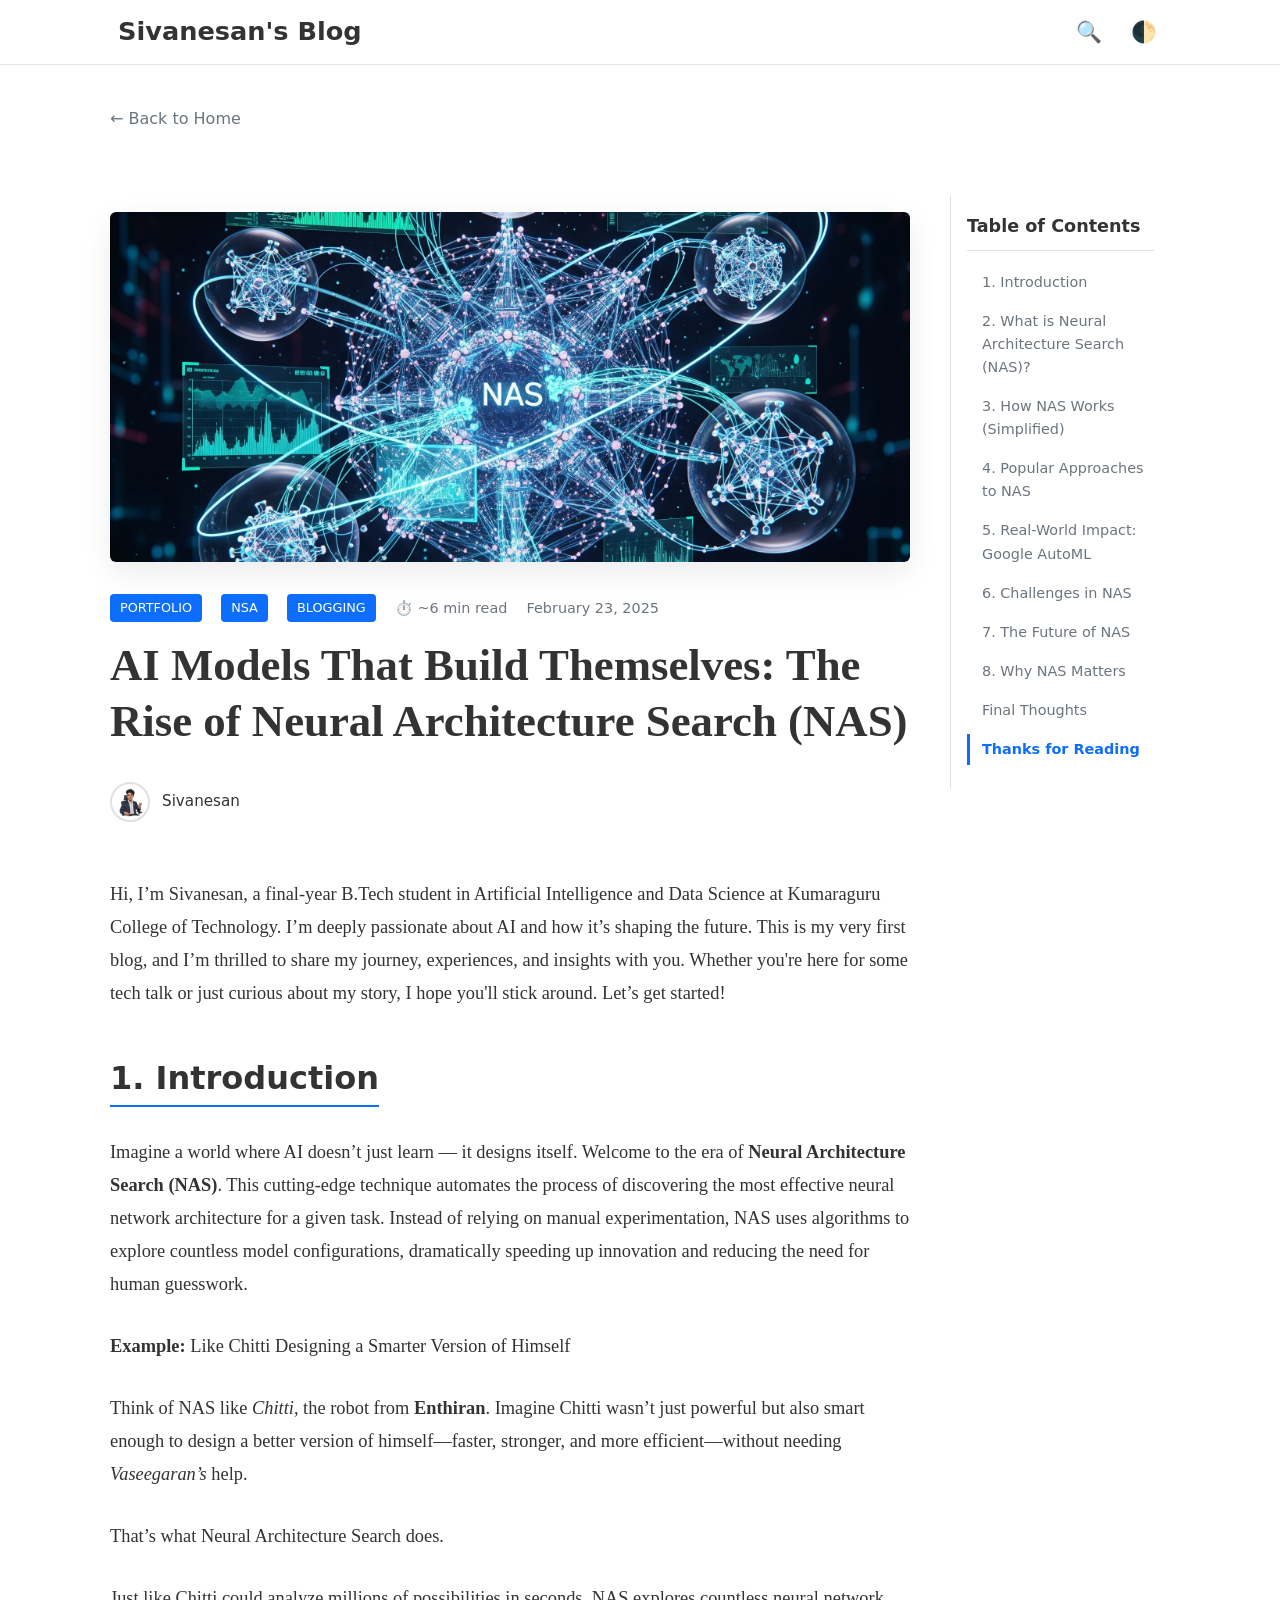
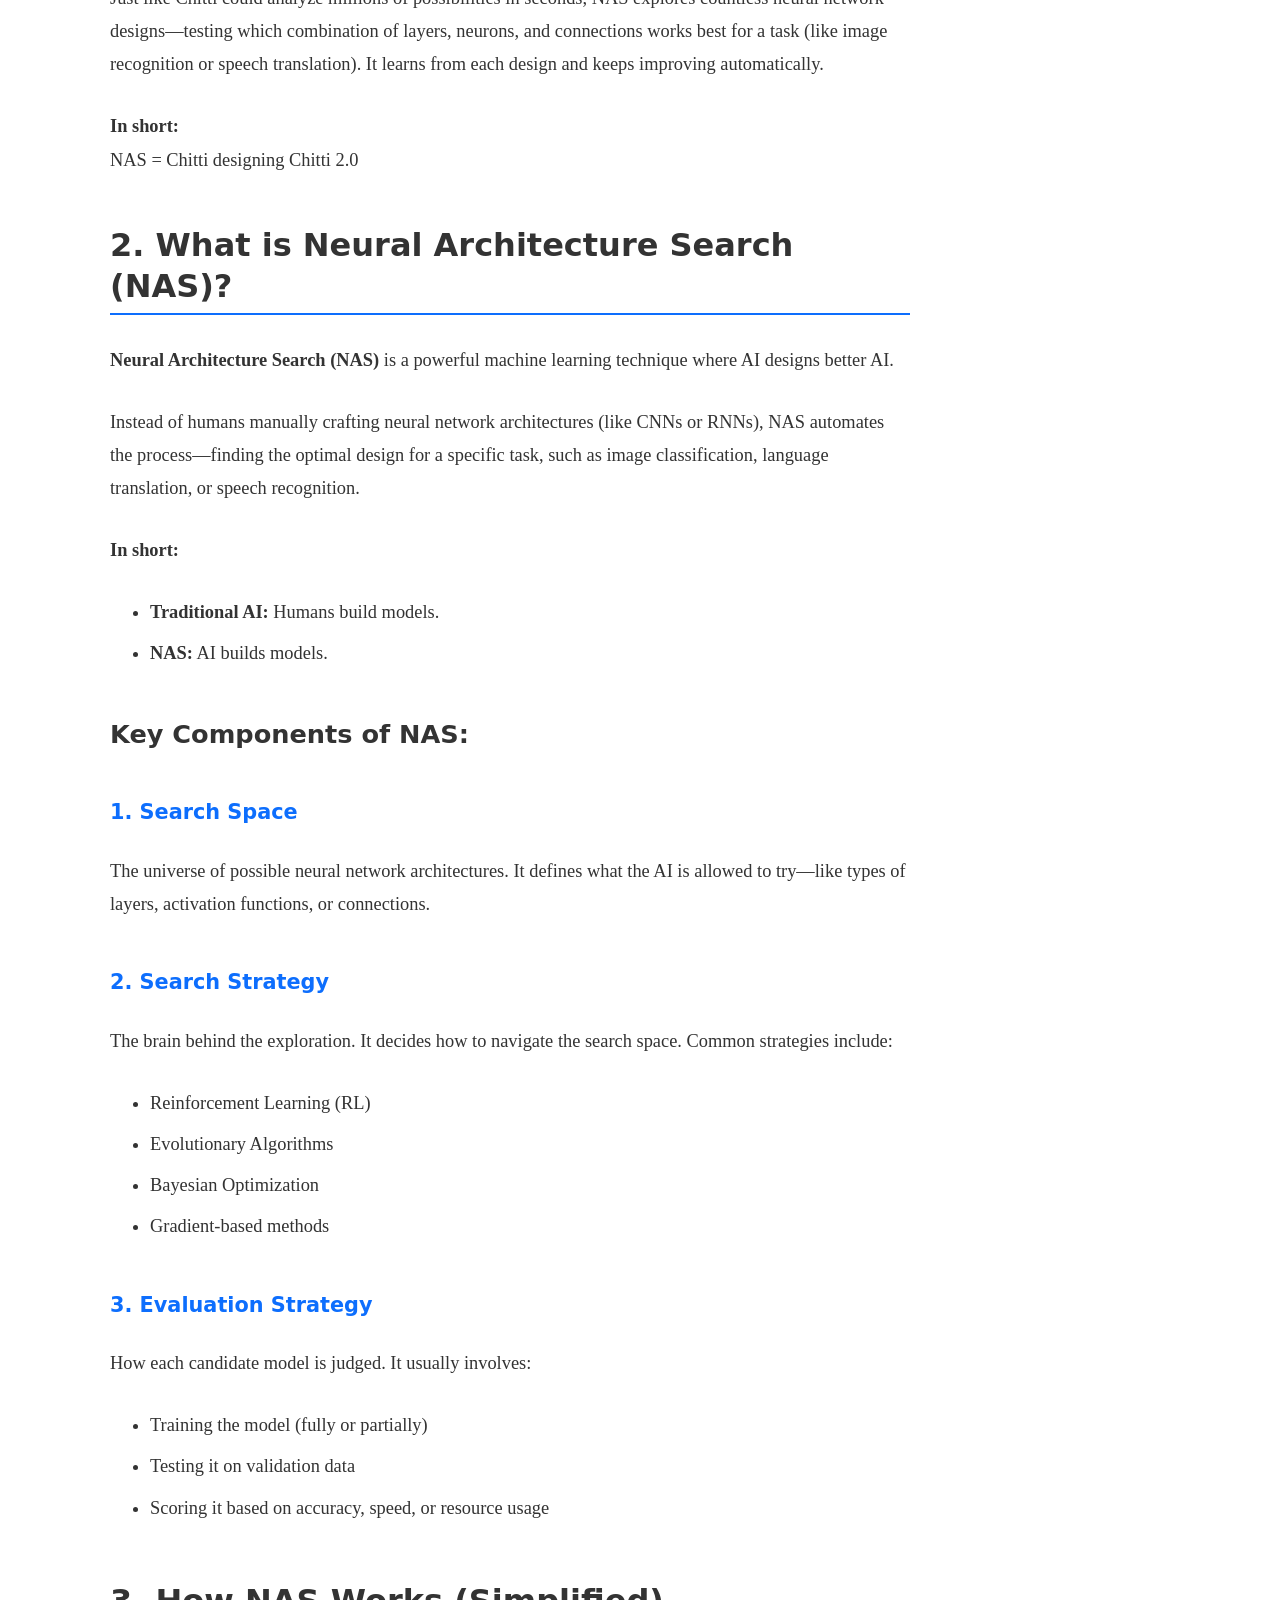
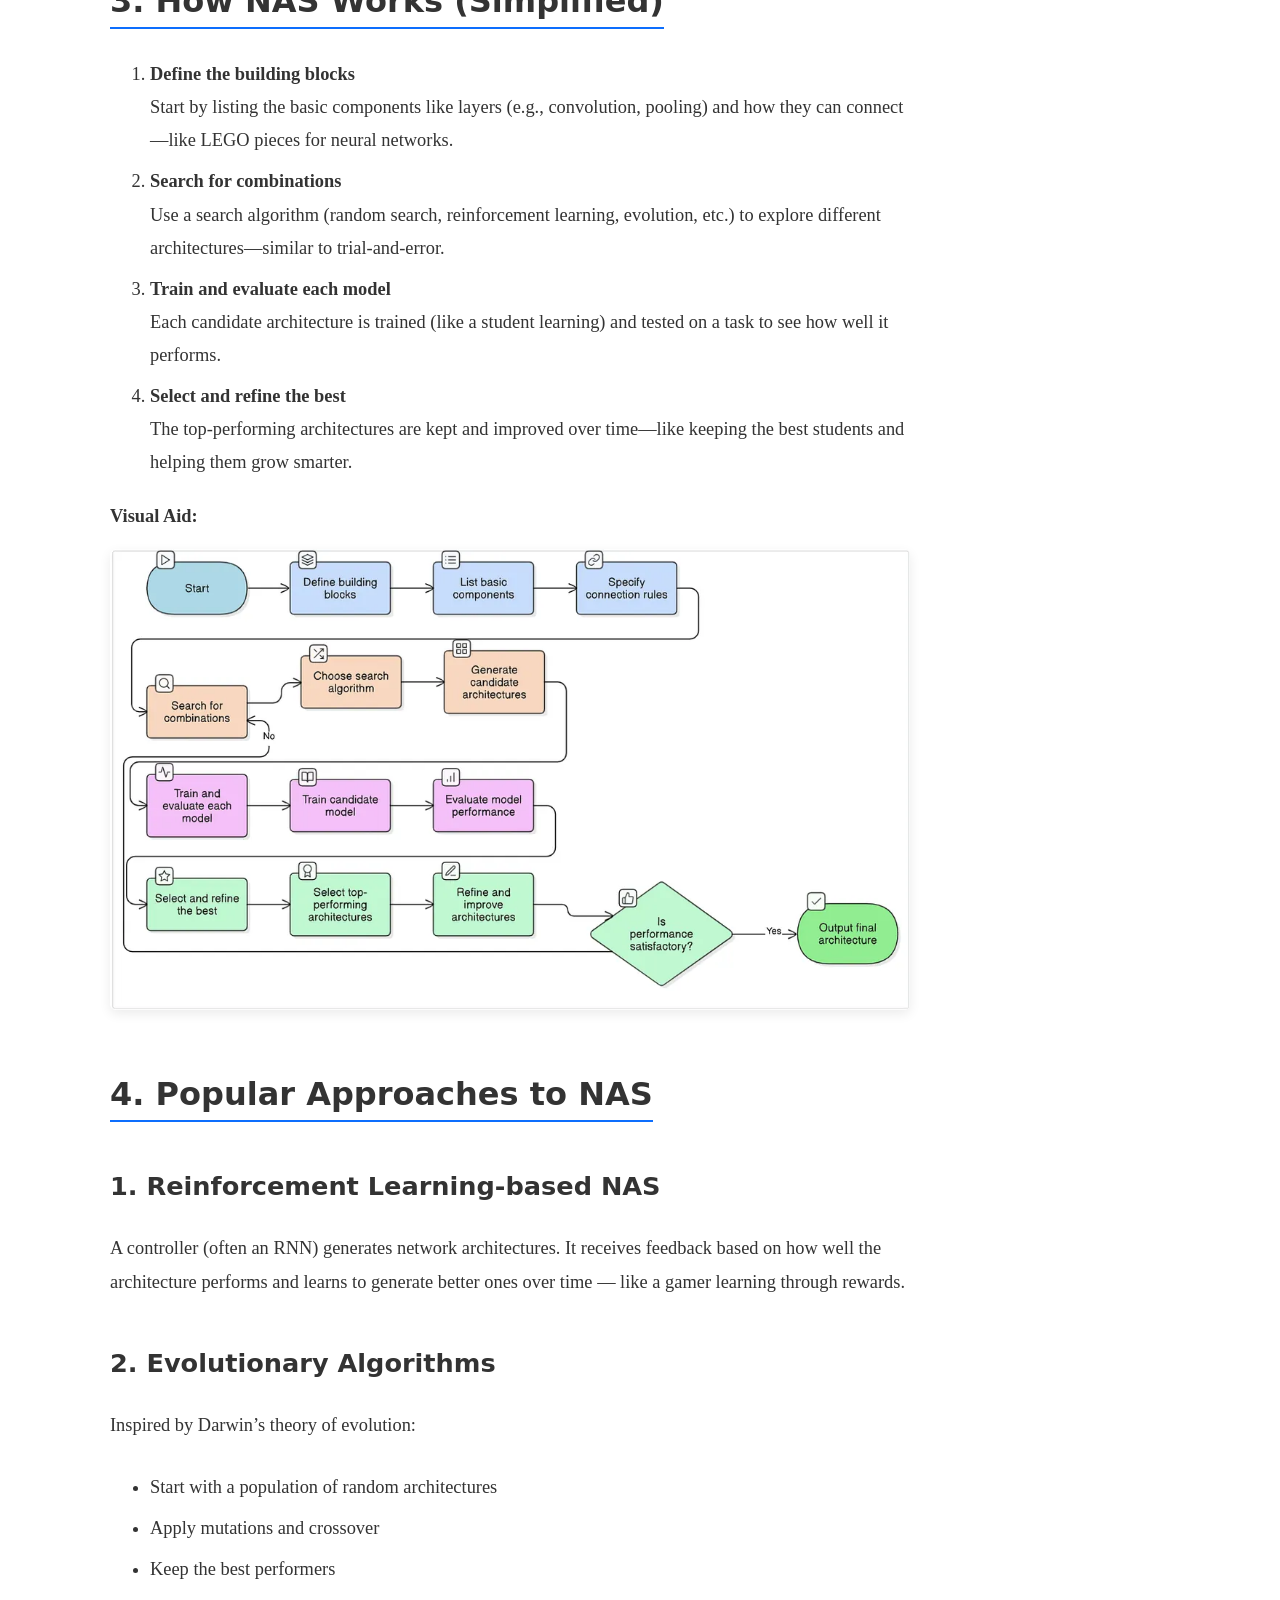
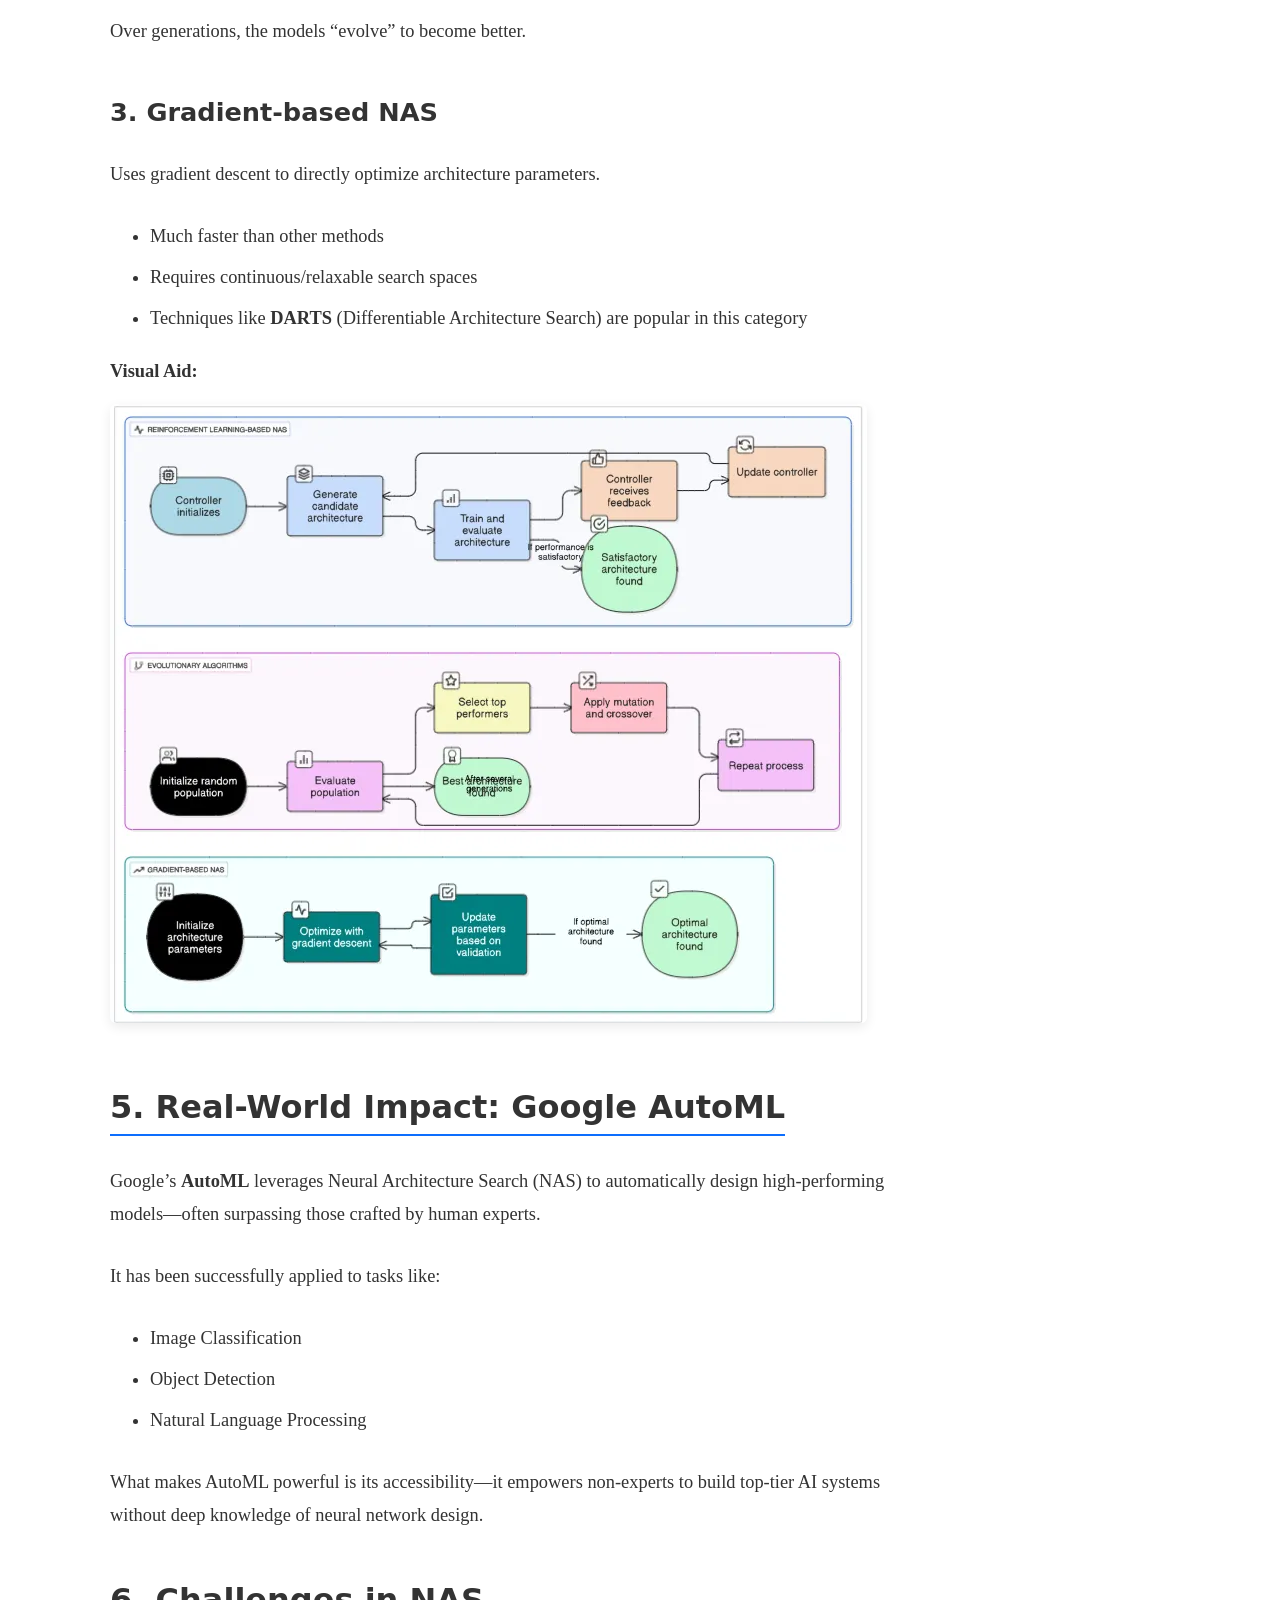
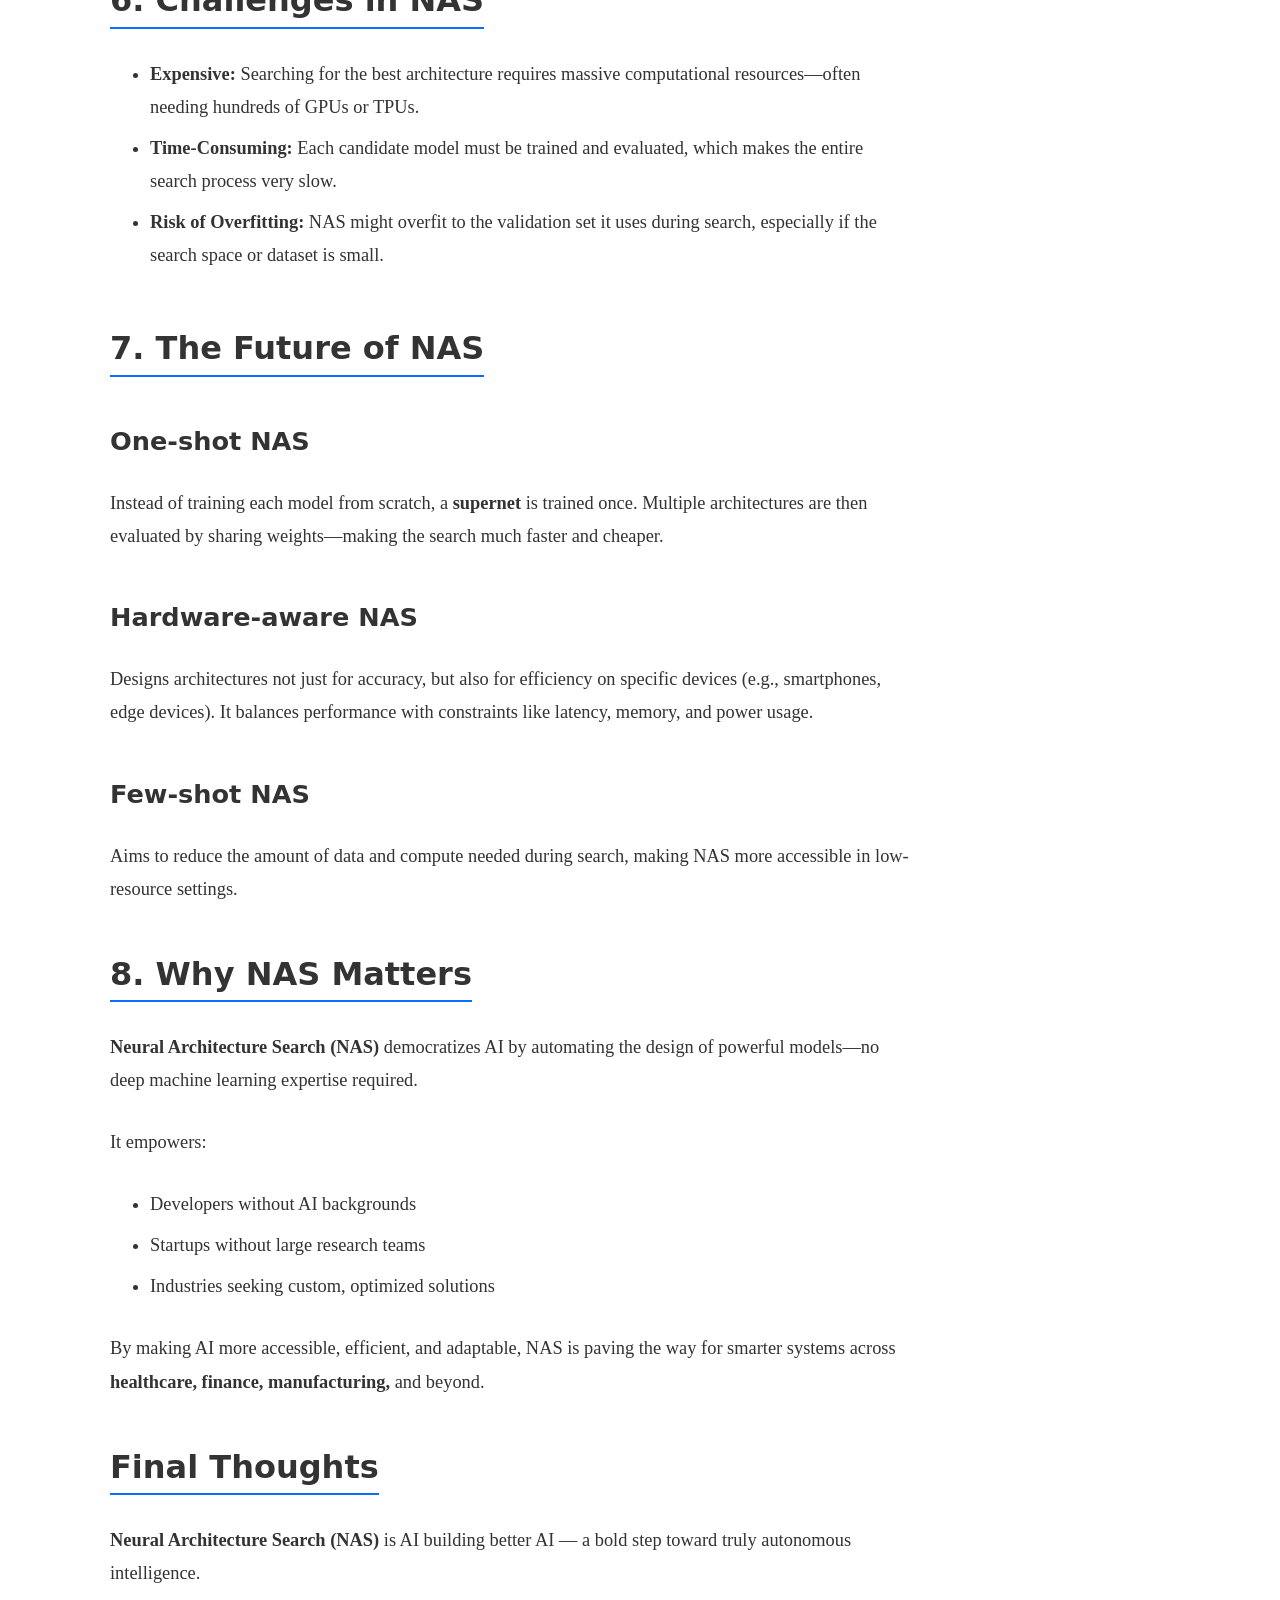
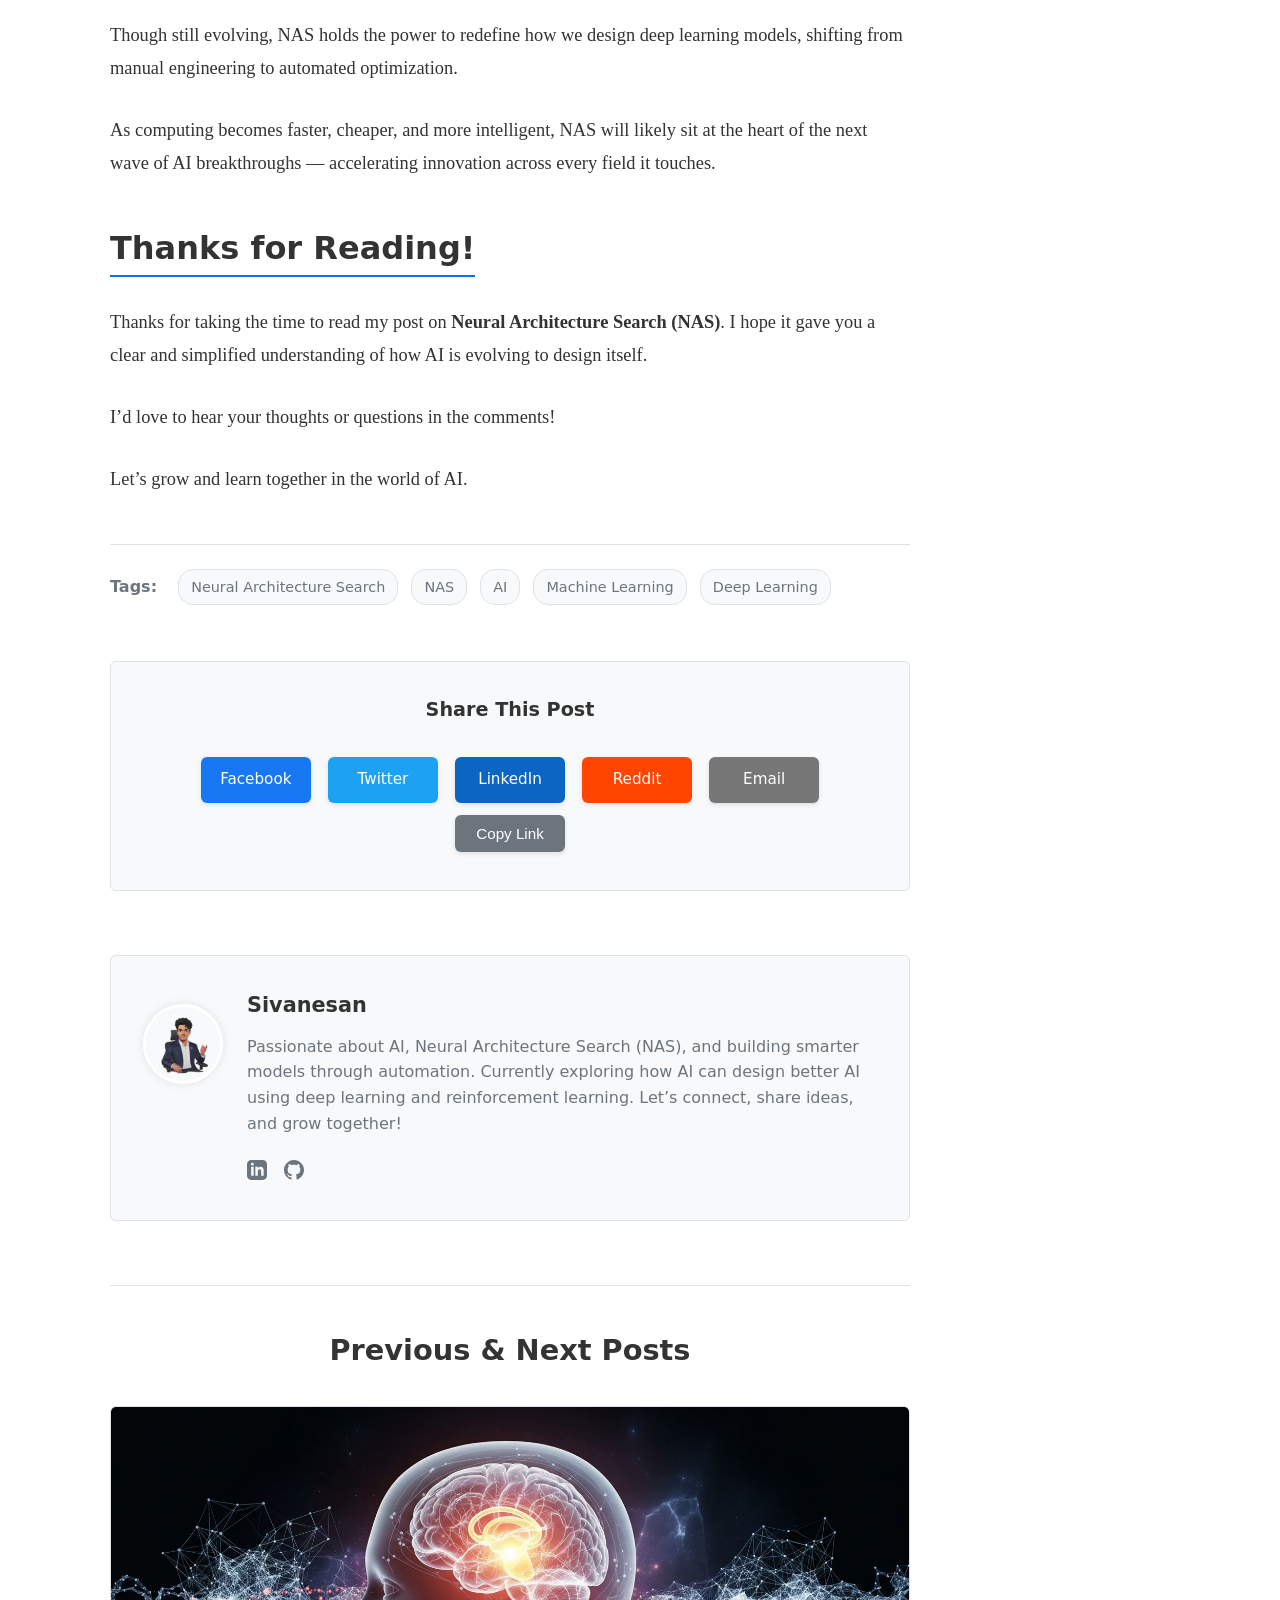
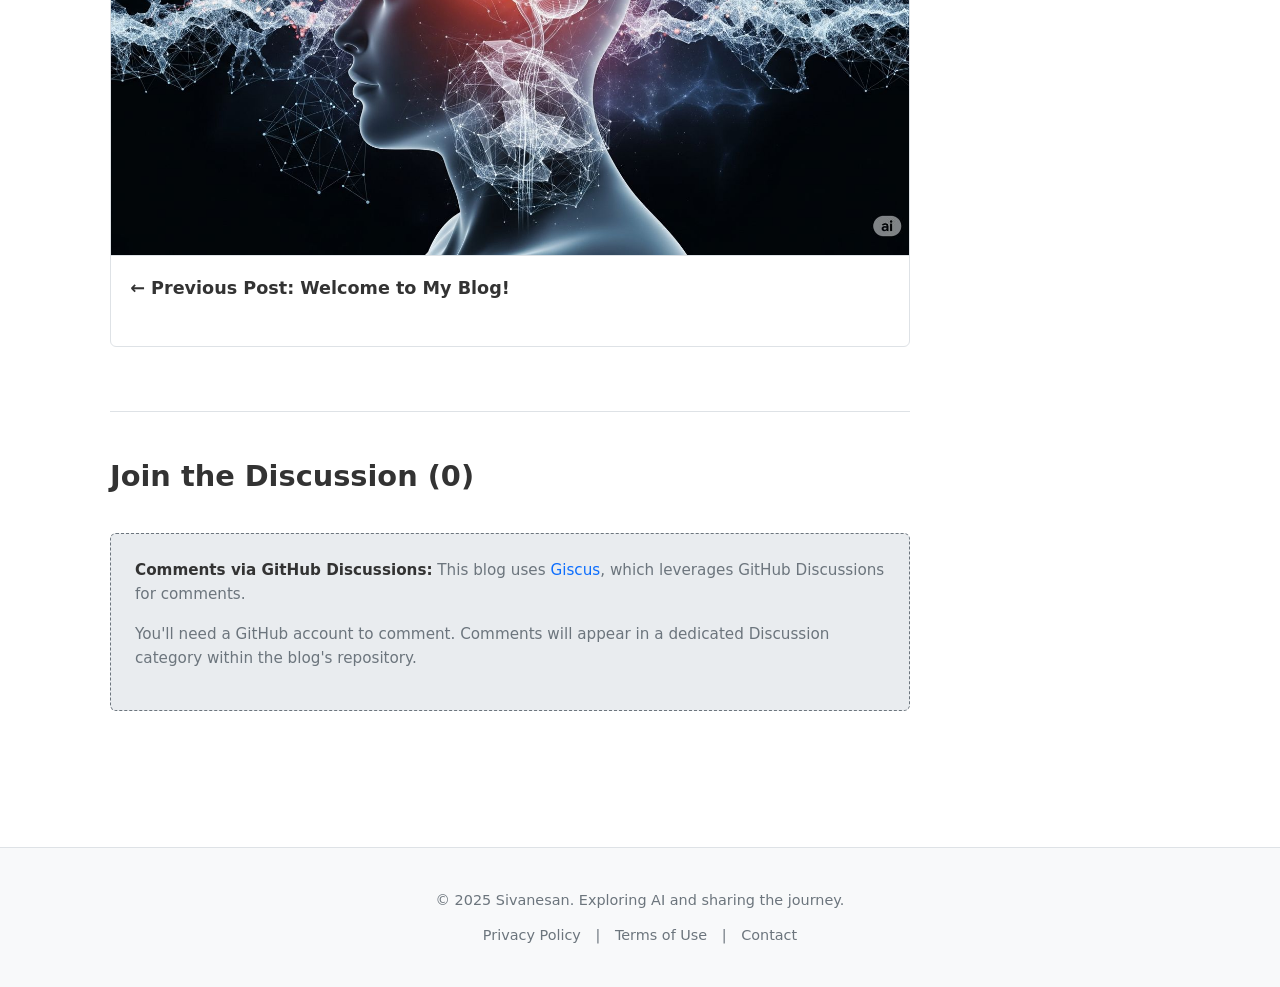
<file: blog2.html>
<!DOCTYPE html>
<html lang="en">
<head>
    <meta charset="UTF-8">
    <meta name="viewport" content="width=device-width, initial-scale=1.0">
    <!-- Updated Title -->
    <title>Building My First Portfolio | Sivanesan</title>
    <!-- Updated Description -->
    <meta name="description" content="Follow the journey of building my first portfolio website, from Figma design and coding with HTML/CSS/JS to hosting on GitHub and adding a 3D animation.">

    <!-- Removed MathJax includes as they are not needed for this post -->

    <style>
        /* --- Copied Styles from code(8).html / blog5.html --- */
        /* 1. --- Reset & Base Styles --- */
        :root {
            --font-primary: system-ui, -apple-system, BlinkMacSystemFont, "Segoe UI", Roboto, Oxygen, Ubuntu, Cantarell, "Open Sans", "Helvetica Neue", sans-serif;
            --font-serif: "Merriweather", "Georgia", serif;
            --font-mono: "Fira Code", "Courier New", monospace;

            --color-text: #333;
            --color-bg: #ffffff;
            --color-primary: #0d6efd; /* Bootstrap Blue */
            --color-secondary: #6c757d;
            --color-accent: #fd7e14; /* Bootstrap Orange */
            --color-border: #dee2e6;
            --color-code-bg: #f8f9fa;
            --color-blockquote-border: var(--color-primary);
            --color-illustration-bg: #e9ecef;
            --color-illustration-border: var(--color-accent);

            --container-width: 800px;
            --toc-width: 220px; /* Width for the Table of Contents */
            --layout-gap: calc(var(--spacing-unit) * 2.5); /* Gap between content and TOC */
            --main-wrapper-width: calc(var(--container-width) + var(--toc-width) + var(--layout-gap)); /* Max width for content+TOC */

            --spacing-unit: 1rem;
            --border-radius: 6px;
            --transition-speed: 0.3s;
            --transition-speed-fast: 0.15s;
            --header-height: 65px;
        }

        body.dark-mode {
            --color-text: #e9ecef;
            --color-bg: #121212;
            --color-primary: #4dabf7;
            --color-secondary: #adb5bd;
            --color-accent: #ff922b;
            --color-border: #495057;
            --color-code-bg: #2a2a2a;
            --color-blockquote-border: var(--color-primary);
            --color-illustration-bg: #343a40;
            --color-illustration-border: var(--color-accent);
        }

        * { margin: 0; padding: 0; box-sizing: border-box; }
        html { scroll-behavior: smooth; font-size: 100%; } /* Enable smooth scroll */

        body {
            font-family: var(--font-primary);
            line-height: 1.7;
            color: var(--color-text);
            background-color: var(--color-bg);
            transition: background-color var(--transition-speed) ease, color var(--transition-speed) ease;
            display: flex;
            flex-direction: column;
            min-height: 100vh;
            overflow-x: hidden;
        }

        img, video, figure, canvas, iframe { max-width: 100%; height: auto; display: block; margin: var(--spacing-unit) 0; }
        a { color: var(--color-primary); text-decoration: none; transition: color var(--transition-speed-fast) ease, opacity var(--transition-speed-fast) ease; }
        a:hover { color: var(--color-accent); text-decoration: underline; }
        *:focus-visible { outline: 3px dashed var(--color-primary); outline-offset: 3px; }

        /* Target headings for scroll margin */
        h2[id], h3[id], h4[id], section[id] {
            scroll-margin-top: calc(var(--header-height) + var(--spacing-unit) * 1.5);
        }

        /* 2. --- Layout Structure --- */
        .container { /* Still used for header/footer */
             width: 90%;
             max-width: var(--container-width); /* Default article width */
             margin: 0 auto;
             padding: 0 calc(var(--spacing-unit) / 2);
        }
        /* New wrapper for main content and TOC */
        .content-wrapper {
            width: 90%;
            max-width: var(--main-wrapper-width);
            margin: 0 auto;
            display: grid;
            grid-template-columns: minmax(0, var(--container-width)) auto; /* Article column + TOC column */
            gap: var(--layout-gap);
            align-items: start; /* Align top */
        }
        .article-column {
            grid-column: 1 / 2;
            max-width: 100%; /* Ensure it doesn't overflow */
        }
        .toc-column {
            grid-column: 2 / 3;
            width: var(--toc-width);
            position: sticky;
            top: calc(var(--header-height) + var(--spacing-unit) * 1.5); /* Stick below header */
            height: calc(100vh - var(--header-height) - var(--spacing-unit) * 3); /* Limit height */
            overflow-y: auto; /* Allow scrolling within TOC if needed */
        }

        #progress-bar { position: fixed; top: 0; left: 0; height: 5px; background: linear-gradient(90deg, var(--color-primary), var(--color-accent)); width: 0%; z-index: 100; transition: width 0.1s linear; }

        /* 3. --- Header --- */
        .site-header {
            background-color: rgba(var(--color-bg-rgb, 255, 255, 255), 0.85);
            backdrop-filter: blur(10px); -webkit-backdrop-filter: blur(10px);
            /* Make border slightly less prominent */
            border-bottom: 1px solid rgba(0, 0, 0, 0.1); /* Example: Less opaque black */
            padding: calc(var(--spacing-unit) * 0.75) 0;
            position: sticky; top: 0; z-index: 99;
            transition: background-color var(--transition-speed) ease, border-color var(--transition-speed) ease;
            height: var(--header-height);
        }

        /* Add this rule for dark mode border adjustment */
        body.dark-mode .site-header {
            border-bottom: 1px solid rgba(255, 255, 255, 0.1); /* Example: Less opaque white */
        }
        body { --color-bg-rgb: 255, 255, 255; --color-primary-rgb: 13, 110, 253;}
        body.dark-mode { --color-bg-rgb: 18, 18, 18; --color-primary-rgb: 77, 171, 247; }

        .site-header .container { display: flex; justify-content: space-between; align-items: center; height: 100%; max-width: var(--main-wrapper-width); /* Make header align with content+toc */ }
        .logo { font-size: 1.6rem; font-weight: 700; color: var(--color-text); transition: color var(--transition-speed-fast) ease; }
        .logo:hover { text-decoration: none; color: var(--color-primary); }

        /* Remove these rules for nav if not used - kept for potential future use but hidden via media query mostly */
        .main-navigation ul { list-style: none; display: flex; gap: calc(var(--spacing-unit) * 1.8); }
        .main-navigation a { font-weight: 500; color: var(--color-secondary); position: relative; padding: 5px 0; }
        .main-navigation a::after { content: ''; position: absolute; bottom: 0; left: 0; width: 0; height: 2px; background-color: var(--color-primary); transition: width var(--transition-speed) ease; }
        .main-navigation a:hover::after, .main-navigation a.active::after { width: 100%; }
        .main-navigation a.active, .main-navigation a:hover { color: var(--color-primary); text-decoration: none; }
        @media (max-width: 768px) { .main-navigation { display: none; } }

        .header-actions { display: flex; align-items: center; gap: calc(var(--spacing-unit) * 1.2); }
        .header-actions button { background: none; border: none; cursor: pointer; font-size: 1.3rem; color: var(--color-secondary); transition: color var(--transition-speed-fast) ease, transform var(--transition-speed-fast) ease; padding: 5px; }
        .header-actions button:hover {
            color: var(--color-primary);
            transform: scale(1.1);
            background-color: rgba(var(--color-primary-rgb), 0.08);
            border-radius: 50%;
        }
        .header-actions button:focus-visible {
            outline: 2px solid var(--color-primary);
            outline-offset: 2px;
            background-color: rgba(var(--color-primary-rgb), 0.08);
            border-radius: 50%;
        }
        #search-input { display: none; border: 1px solid var(--color-border); padding: 6px 10px; border-radius: var(--border-radius); background-color: var(--color-bg); color: var(--color-text); }
        body.search-active #search-input { display: inline-block; animation: fadeIn 0.3s ease forwards; }
        @keyframes fadeIn { from { opacity: 0; transform: translateX(10px)} to { opacity: 1; transform: translateX(0)} }

        /* 4. --- Main Content Area --- */
        .main-content { flex-grow: 1; padding: calc(var(--spacing-unit) * 2.5) 0; }
        .blog-post { background-color: var(--color-bg); transition: background-color var(--transition-speed) ease; }

        /* Back to blog link style */
        .back-to-blog {
          display: inline-block;
          margin-bottom: calc(var(--spacing-unit) * 1.5);
          font-weight: 500;
          color: var(--color-secondary);
        }
        .back-to-blog:hover {
          color: var(--color-primary);
          text-decoration: none;
        }

        /* Featured image now within the article column */
        .post-featured-image { margin-bottom: calc(var(--spacing-unit) * 2); border-radius: var(--border-radius); overflow: hidden; box-shadow: 0 10px 30px rgba(0,0,0,0.08); transition: box-shadow var(--transition-speed) ease; max-height: 350px; /* Optional: constrain height */ object-fit: cover; /* Ensure image covers area nicely */ }
        body.dark-mode .post-featured-image { box-shadow: 0 10px 30px rgba(255,255,255,0.05); }
        .post-featured-image img { width: 100%; max-width: none; height: auto; display: block; margin: 0 auto; border-radius: 0; /* Remove radius if container handles it */ object-fit: cover; /* Match container's object-fit */ max-height: 350px; /* Match container */ }

        .post-meta { font-size: 0.9rem; color: var(--color-secondary); margin-bottom: var(--spacing-unit); display: flex; flex-wrap: wrap; gap: calc(var(--spacing-unit) * 1.2); align-items: center; }
        .post-meta .category a { background-color: var(--color-primary); color: #fff; padding: 3px 10px; border-radius: calc(var(--border-radius) / 1.5); font-size: 0.8rem; font-weight: 500; text-transform: uppercase; transition: background-color var(--transition-speed-fast) ease, transform var(--transition-speed-fast) ease; display: inline-block; }
        .post-meta .category a:hover { background-color: var(--color-accent); text-decoration: none; transform: translateY(-2px); }
        .post-title { font-size: 2.8rem; font-family: var(--font-serif); font-weight: 700; line-height: 1.25; margin-bottom: var(--spacing-unit); color: var(--color-text); transition: color var(--transition-speed) ease; }
        .author-info { display: flex; align-items: center; gap: calc(var(--spacing-unit) * 0.75); margin-bottom: calc(var(--spacing-unit) * 2.5); font-size: 0.95rem; }
        .author-info .avatar { width: 40px; height: 40px; border-radius: 50%; object-fit: cover; border: 2px solid var(--color-border); }
        .author-info .author-name { font-weight: 500; color: var(--color-text); transition: color var(--transition-speed-fast) ease; }

        .content-body { font-family: var(--font-serif); font-size: 1.15rem; line-height: 1.8; color: var(--color-text); transition: color var(--transition-speed) ease; }
        .content-body > * + * { margin-top: calc(var(--spacing-unit) * 1.8); }
        .content-body h2, .content-body h3, .content-body h4 { font-family: var(--font-primary); font-weight: 700; line-height: 1.3; margin-top: calc(var(--spacing-unit) * 3); color: var(--color-text); transition: color var(--transition-speed) ease; }
        /* Ensure headings with IDs have enough space above them for scrolling */
        .content-body h2[id] { font-size: 2rem; border-bottom: 2px solid var(--color-primary); padding-bottom: 5px; display: inline-block; }
        .content-body h3[id] { font-size: 1.6rem; }
        .content-body h4[id] { font-size: 1.3rem; color: var(--color-primary); }
        .content-body h2:not([id]) { font-size: 2rem; border-bottom: 2px solid var(--color-primary); padding-bottom: 5px; display: inline-block; } /* Style non-ID H2s */
        .content-body h3:not([id]) { font-size: 1.6rem; }
        .content-body h4:not([id]) { font-size: 1.3rem; color: var(--color-primary); }

        /* Styles to prevent transitions on static elements */
        .content-body p, .content-body ul, .content-body ol, .content-body blockquote, .content-body figure, .content-body pre, .content-body section, .content-body table, .content-body iframe, .content-body img {
            transition: none; /* Disable transitions */
        }
        .content-body figure { margin: calc(var(--spacing-unit) * 1.5) 0; }
        .content-body figcaption { font-size: 0.9rem; color: var(--color-secondary); text-align: center; margin-top: calc(var(--spacing-unit) * 0.5); }
        .content-body img { border-radius: var(--border-radius); box-shadow: 0 4px 12px rgba(0,0,0,0.08); }
        body.dark-mode .content-body img { box-shadow: 0 4px 12px rgba(255,255,255,0.05); }


        .content-body ul, .content-body ol { margin-left: calc(var(--spacing-unit) * 1.5); padding-left: var(--spacing-unit); }
        .content-body li { margin-bottom: calc(var(--spacing-unit) * 0.5); }
        .content-body blockquote { border-left: 5px solid var(--color-blockquote-border); padding-left: calc(var(--spacing-unit) * 1.5); margin-left: 0; font-style: italic; font-size: 1.2rem; color: var(--color-secondary); transition: border-color var(--transition-speed) ease, color var(--transition-speed) ease; }
        .content-body code:not(pre > code) { /* Inline code */ font-family: var(--font-mono); background-color: var(--color-code-bg); padding: 3px 6px; border-radius: var(--border-radius); font-size: 0.9em; color: var(--color-text); transition: background-color var(--transition-speed) ease, color var(--transition-speed) ease; border: 1px solid var(--color-border); }
        body.dark-mode .content-body code:not(pre > code) { color: #f8f9fa; border-color: #444; }
        .content-body pre { background-color: var(--color-code-bg); padding: calc(var(--spacing-unit) * 1.5); border-radius: var(--border-radius); overflow-x: auto; position: relative; transition: background-color var(--transition-speed) ease; border: 1px solid var(--color-border); margin: var(--spacing-unit) 0; }
        .content-body pre code { background-color: transparent; padding: 0; font-size: 0.95rem; line-height: 1.6; color: var(--color-text); transition: color var(--transition-speed) ease; display: block; border: none; /* Remove border from code inside pre */ box-shadow: none; border-radius: 0;}
        body.dark-mode .content-body pre code { color: #f8f9fa; }
        .copy-code-button { position: absolute; top: 12px; right: 12px; background-color: var(--color-secondary); color: #fff; border: none; padding: 6px 12px; border-radius: var(--border-radius); font-size: 0.85rem; cursor: pointer; opacity: 0; transition: opacity var(--transition-speed) ease, background-color var(--transition-speed-fast) ease, transform var(--transition-speed-fast) ease; transform: translateY(5px); }
        .content-body pre:hover .copy-code-button { opacity: 1; transform: translateY(0); }
        .copy-code-button:hover { background-color: var(--color-primary); transform: scale(1.05) translateY(0); }
        .copy-code-button.copied { background-color: var(--color-accent); transform: scale(1.05) translateY(0); }

        /* Styles for the "Connect" section copied from blog2.css */
        .connect-container {
          max-width: 100%; /* Make it fit within content-body */
          margin: calc(var(--spacing-unit) * 3) 0; /* Adjust margin */
          padding: calc(var(--spacing-unit) * 2);
          border-radius: var(--border-radius);
          background: var(--color-illustration-bg); /* Use theme variable */
          /* background: linear-gradient(to right, #f8f9fa, #e9ecef); Original, replaced */
          box-shadow: 0 5px 15px rgba(0, 0, 0, 0.05); /* Soften shadow */
          font-family: var(--font-primary); /* Use theme font */
          border: 1px solid var(--color-border);
        }
        body.dark-mode .connect-container {
           /* background: linear-gradient(to right, #2a2a2a, #343a40); */ /* Darker gradient */
           background: var(--color-illustration-bg); /* Use theme variable */
           box-shadow: 0 5px 15px rgba(255, 255, 255, 0.03);
        }
        .connect-heading {
          color: var(--color-text); /* Use theme color */
          font-size: 1.8rem; /* Adjust size */
          margin-bottom: var(--spacing-unit);
          position: relative;
          padding-bottom: calc(var(--spacing-unit) * 0.5);
          font-family: var(--font-primary); /* Match other headings */
          font-weight: 700;
          border-bottom: none; /* Remove old underline effect */
          display: inline-block; /* Reset display */
        }
        .connect-heading::after { /* Style the underline to match h2 */
          content: "";
          position: absolute;
          left: 0;
          bottom: -2px; /* Position below text */
          height: 3px;
          width: 60px;
          background-color: var(--color-primary); /* Use theme color */
          border-radius: 3px;
        }
        .connect-text {
          color: var(--color-secondary); /* Use theme color */
          font-size: 1.05rem; /* Adjust size */
          line-height: 1.7;
          margin-bottom: calc(var(--spacing-unit) * 1.5);
          font-family: var(--font-serif); /* Match body text */
        }
        .social-links {
          display: flex;
          flex-wrap: wrap;
          gap: var(--spacing-unit);
          list-style: none;
          padding: 0;
          margin: 0; /* Reset margin */
        }
        .social-link {
          display: inline-flex; /* Use inline-flex */
          align-items: center;
          padding: 8px 18px; /* Adjust padding */
          background-color: var(--color-bg); /* Use theme background */
          border: 1px solid var(--color-border); /* Add border */
          border-radius: 50px;
          text-decoration: none;
          color: var(--color-text); /* Use theme color */
          font-weight: 500;
          font-size: 0.9rem; /* Adjust size */
          transition: all 0.3s ease;
          box-shadow: 0 2px 5px rgba(0, 0, 0, 0.05); /* Soften shadow */
        }
        .social-link:hover {
          transform: translateY(-3px);
          box-shadow: 0 4px 10px rgba(0, 0, 0, 0.1);
          border-color: var(--color-primary);
          color: var(--color-primary); /* Change text color on hover */
        }
         body.dark-mode .social-link {
             background-color: var(--color-code-bg);
             border-color: var(--color-border);
             color: var(--color-text);
         }
         body.dark-mode .social-link:hover {
            border-color: var(--color-primary);
            color: var(--color-primary);
         }
        .social-link:hover .icon { transform: scale(1.1); } /* Simpler icon effect */
        .icon {
          margin-right: 8px; /* Adjust spacing */
          transition: transform 0.3s ease;
          width: 18px; /* Slightly smaller icon */
          height: 18px;
          fill: currentColor; /* Make SVG use text color */
        }
        /* Remove specific background colors on hover, use border/text color instead */
        .linkedin:hover { background-color: var(--color-bg); }
        .instagram:hover { background-color: var(--color-bg); }
        .github:hover { background-color: var(--color-bg); }
        body.dark-mode .linkedin:hover { background-color: var(--color-code-bg); }
        body.dark-mode .instagram:hover { background-color: var(--color-code-bg); }
        body.dark-mode .github:hover { background-color: var(--color-code-bg); }

        @media (max-width: 600px) {
          .social-links { flex-direction: row; /* Keep horizontal */ } /* Removed column layout */
          .social-link { width: auto; justify-content: flex-start; } /* Adjust width */
        }


        /* --- End of Connect Section Styles --- */

        .content-body .math { text-align: center; margin: var(--spacing-unit) 0; padding: var(--spacing-unit); background-color: var(--color-code-bg); border-radius: var(--border-radius); overflow-x: auto; border: 1px solid var(--color-border); }

        .content-body table { width: 100%; border-collapse: collapse; margin: calc(var(--spacing-unit) * 2) 0; font-size: 0.95rem; border: 1px solid var(--color-border); box-shadow: 0 2px 5px rgba(0,0,0,0.05); }
        .content-body th, .content-body td { border: 1px solid var(--color-border); padding: calc(var(--spacing-unit) * 0.75); text-align: left; }
        .content-body thead th { background-color: var(--color-code-bg); font-weight: 600; color: var(--color-text); }
        .content-body tbody tr:nth-child(even) { background-color: var(--color-code-bg); }
        body.dark-mode .content-body tbody tr:nth-child(even) { background-color: rgba(var(--color-bg-rgb), 0.1); }
        body.dark-mode .content-body thead th { background-color: var(--color-code-bg); }

        .section-divider { height: 5px; width: 100px; margin: calc(var(--spacing-unit) * 3) auto; background: linear-gradient(90deg, var(--color-primary), var(--color-accent), var(--color-primary)); background-size: 200% 100%; border-radius: 3px; animation: gradient-shift 4s linear infinite; }
        @keyframes gradient-shift { 0% { background-position: 0% 50%; } 50% { background-position: 100% 50%; } 100% { background-position: 0% 50%; } }

        /* Post Tags, Social Share, Author Bio, Related Posts, Comments... */
        .post-tags { margin-top: calc(var(--spacing-unit) * 3); padding-top: calc(var(--spacing-unit) * 1.5); border-top: 1px solid var(--color-border); transition: border-color var(--transition-speed) ease; }
        .post-tags span { font-weight: 600; margin-right: var(--spacing-unit); color: var(--color-secondary); transition: color var(--transition-speed) ease; }
        .post-tags a { display: inline-block; background-color: var(--color-code-bg); color: var(--color-secondary); padding: 5px 12px; border-radius: 15px; font-size: 0.9rem; margin-right: calc(var(--spacing-unit) / 2); margin-bottom: calc(var(--spacing-unit) / 2); transition: background-color var(--transition-speed-fast) ease, color var(--transition-speed-fast) ease, transform var(--transition-speed-fast) ease; border: 1px solid var(--color-border); }
        .post-tags a:hover { background-color: var(--color-primary); color: #fff; text-decoration: none; transform: translateY(-2px) scale(1.03); border-color: var(--color-primary); }

        .social-share { margin-top: calc(var(--spacing-unit) * 3); padding: calc(var(--spacing-unit) * 2); border: 1px solid var(--color-border); border-radius: var(--border-radius); background-color: var(--color-code-bg); text-align: center; transition: border-color var(--transition-speed) ease, background-color var(--transition-speed) ease; }
        .social-share h3 { margin-bottom: calc(var(--spacing-unit) * 1.5); font-size: 1.2rem; font-weight: 600; color: var(--color-text); transition: color var(--transition-speed) ease; }
        .share-buttons a, .share-buttons button { display: inline-flex; align-items: center; justify-content: center; margin: 6px; padding: 10px 18px; border-radius: var(--border-radius); color: #fff; font-size: 0.95rem; font-weight: 500; text-decoration: none; border: none; cursor: pointer; transition: opacity 0.2s ease, transform 0.2s ease, box-shadow 0.2s ease; min-width: 110px; text-align: center; box-shadow: 0 2px 5px rgba(0,0,0,0.1); }
        .share-buttons a:hover, .share-buttons button:hover { opacity: 0.9; transform: translateY(-3px) scale(1.02); text-decoration: none; color: #fff; box-shadow: 0 4px 10px rgba(0,0,0,0.15); }
        .share-facebook { background-color: #1877F2; } .share-twitter { background-color: #1DA1F2; } .share-linkedin { background-color: #0A66C2; } .share-reddit { background-color: #FF4500; } .share-email { background-color: #777; } .share-copy { background-color: var(--color-secondary); }
        .share-copy.copied { background-color: var(--color-accent) !important; }
        #native-share-button { background-color: #0056b3; }

        .author-bio { margin-top: calc(var(--spacing-unit) * 4); padding: calc(var(--spacing-unit) * 2); background-color: var(--color-code-bg); border-radius: var(--border-radius); display: flex; gap: calc(var(--spacing-unit) * 1.5); align-items: flex-start; transition: background-color var(--transition-speed) ease; border: 1px solid var(--color-border); }
        .author-bio .avatar { width: 80px; height: 80px; border-radius: 50%; object-fit: cover; flex-shrink: 0; border: 3px solid var(--color-bg); box-shadow: 0 0 10px rgba(0,0,0,0.1); }
        .author-bio-content h4 { margin-bottom: calc(var(--spacing-unit) / 1.5); font-size: 1.3rem; color: var(--color-text); transition: color var(--transition-speed) ease; }
        .author-bio-content p { font-size: 1rem; line-height: 1.6; color: var(--color-secondary); transition: color var(--transition-speed) ease; margin-bottom: var(--spacing-unit); }
        .author-social-links a { margin-right: 12px; font-size: 1.3rem; color: var(--color-secondary); transition: color var(--transition-speed-fast) ease, transform var(--transition-speed-fast) ease; display: inline-block; }
        .author-social-links a:hover { color: var(--color-primary); transform: scale(1.1); }
        .author-social-links a svg { width: 20px; height: 20px; vertical-align: middle; fill: currentColor; }

        .related-posts { margin-top: calc(var(--spacing-unit) * 4); padding-top: calc(var(--spacing-unit) * 2.5); border-top: 1px solid var(--color-border); transition: border-color var(--transition-speed) ease; }
        .related-posts h2 { text-align: center; margin-bottom: calc(var(--spacing-unit) * 2); font-size: 1.8rem; font-weight: 600; color: var(--color-text); transition: color var(--transition-speed) ease; }
        .related-posts-grid { display: grid; grid-template-columns: repeat(auto-fit, minmax(280px, 1fr)); gap: calc(var(--spacing-unit) * 1.5); }
        .related-post-card { border: 1px solid var(--color-border); border-radius: var(--border-radius); overflow: hidden; background-color: var(--color-bg); transition: border-color var(--transition-speed) ease, box-shadow 0.3s ease, transform 0.3s ease; display: flex; flex-direction: column; }
        .related-post-card:hover { box-shadow: 0 8px 25px rgba(0,0,0,0.1); border-color: var(--color-primary); transform: translateY(-5px); }
        body.dark-mode .related-post-card { background-color: var(--color-code-bg); }
        body.dark-mode .related-post-card:hover { box-shadow: 0 8px 25px rgba(255,255,255,0.08); }
        .related-post-card a:first-child:focus-visible { outline-offset: -3px; }
        .related-post-card img { width: 100%; aspect-ratio: 16 / 9; object-fit: cover; border-bottom: 1px solid var(--color-border); transition: transform 0.3s ease; margin: 0; }
        .related-post-card:hover img { transform: scale(1.05); }
        .related-post-card-content { padding: calc(var(--spacing-unit) * 1.2); flex-grow: 1; display: flex; flex-direction: column; }
        .related-post-card h3 { font-size: 1.1rem; margin-bottom: calc(var(--spacing-unit) / 1.5); line-height: 1.4; flex-grow: 1; }
        .related-post-card h3 a { color: var(--color-text); transition: color var(--transition-speed-fast) ease; }
        .related-post-card h3 a:hover { color: var(--color-primary); text-decoration: none; }
        .related-post-card .post-meta { font-size: 0.8rem; margin-top: var(--spacing-unit); margin-bottom: 0; gap: calc(var(--spacing-unit) / 1.5); color: var(--color-secondary); }

        .comments-section { margin-top: calc(var(--spacing-unit) * 4); padding-top: calc(var(--spacing-unit) * 2.5); border-top: 1px solid var(--color-border); transition: border-color var(--transition-speed) ease; }
        .comments-section h2 { margin-bottom: calc(var(--spacing-unit) * 1.8); font-size: 1.8rem; font-weight: 600; color: var(--color-text); transition: color var(--transition-speed) ease; }
        #comment-form { border: 1px solid var(--color-border); padding: calc(var(--spacing-unit) * 1.5); border-radius: var(--border-radius); background-color: var(--color-code-bg); margin-bottom: calc(var(--spacing-unit) * 2.5); }
        #comment-form p { font-weight: 500; margin-bottom: var(--spacing-unit); font-size: 1.1rem;}
        #comment-form textarea, #comment-form input[type="text"], #comment-form input[type="email"] { width: 100%; padding: 12px; margin-bottom: var(--spacing-unit); border: 1px solid var(--color-border); border-radius: var(--border-radius); font-family: inherit; font-size: 1rem; background-color: var(--color-bg); color: var(--color-text); transition: border-color var(--transition-speed) ease, background-color var(--transition-speed) ease, color var(--transition-speed) ease, box-shadow 0.2s ease; }
        #comment-form textarea:focus, #comment-form input:focus { border-color: var(--color-primary); box-shadow: 0 0 0 3px rgba(var(--color-primary-rgb), 0.2); outline: none; }
        #comment-form .form-row { display: flex; gap: var(--spacing-unit); margin-bottom: var(--spacing-unit); }
        #comment-form .form-row > input { flex: 1; margin-bottom: 0; }
        @media (max-width: 600px) { #comment-form .form-row { flex-direction: column; } }
        #comment-form button { padding: 12px 25px; background-color: var(--color-primary); color: #fff; border: none; border-radius: var(--border-radius); cursor: pointer; font-size: 1rem; font-weight: 500; transition: background-color var(--transition-speed-fast) ease, transform var(--transition-speed-fast) ease; }
        #comment-form button:hover { background-color: var(--color-accent); transform: translateY(-2px); }
        #comment-form button:active { transform: translateY(0); }
        .gh-comments-info { background-color: var(--color-illustration-bg); border: 1px dashed var(--color-secondary); padding: calc(var(--spacing-unit) * 1.5); margin: calc(var(--spacing-unit)*2) 0; border-radius: var(--border-radius); font-size: 0.95rem; line-height: 1.6; color: var(--color-secondary); }
        .gh-comments-info p { margin-bottom: 1em; }
        .gh-comments-info strong { color: var(--color-text); }
        .gh-comments-info code { font-size: 0.85em; padding: 2px 5px; background-color: rgba(0,0,0,0.05); border-radius: 3px; }
        body.dark-mode .gh-comments-info code { background-color: rgba(255,255,255,0.1); }
        #comment-thread-container { margin-top: calc(var(--spacing-unit) * 2); }

        /* 5. --- Footer --- */
        .site-footer { background-color: var(--color-code-bg); color: var(--color-secondary); padding: calc(var(--spacing-unit) * 2.5) 0; margin-top: calc(var(--spacing-unit) * 4); font-size: 0.9rem; text-align: center; transition: background-color var(--transition-speed) ease, color var(--transition-speed) ease; border-top: 1px solid var(--color-border); }
        .site-footer .container { max-width: var(--main-wrapper-width); } /* Align footer content */
        .site-footer a { color: var(--color-secondary); transition: color var(--transition-speed-fast) ease; }
        .site-footer a:hover { color: var(--color-primary); }
        .footer-links { margin-top: calc(var(--spacing-unit) / 1.5); }
        .footer-links a { margin: 0 10px; }

        /* 6. --- Utility & Interaction Styles --- */
        #back-to-top { position: fixed; bottom: 25px; right: 25px; background-color: var(--color-primary); color: #fff; border: none; border-radius: 50%; width: 50px; height: 50px; font-size: 1.8rem; line-height: 50px; text-align: center; cursor: pointer; opacity: 0; visibility: hidden; transition: opacity var(--transition-speed) ease, visibility var(--transition-speed) ease, background-color var(--transition-speed-fast) ease, transform 0.2s ease; z-index: 90; box-shadow: 0 4px 10px rgba(0,0,0,0.2); }
        #back-to-top.visible { opacity: 0.8; visibility: visible; transform: scale(1); }
        #back-to-top:hover { opacity: 1; background-color: var(--color-accent); transform: scale(1.1); }
        #back-to-top:active { transform: scale(1); }


        /* 7. --- Table of Contents Styling --- */
        #toc-container {
            padding: calc(var(--spacing-unit) * 1);
            border-left: 1px solid var(--color-border); /* Optional separator */
            transition: border-color var(--transition-speed) ease;
        }
        #toc-container h3 {
            font-size: 1.1rem;
            font-weight: 600;
            margin-bottom: var(--spacing-unit);
            padding-bottom: calc(var(--spacing-unit) * 0.5);
            border-bottom: 1px solid var(--color-border);
            color: var(--color-text);
        }
        #toc-list {
            list-style: none;
            padding: 0;
            margin: 0;
            font-size: 0.9rem;
            line-height: 1.6;
        }
        #toc-list li {
            margin-bottom: calc(var(--spacing-unit) * 0.5);
        }
        #toc-list a {
            display: block;
            color: var(--color-secondary);
            padding: 4px 0;
            transition: color var(--transition-speed-fast), border-left-color var(--transition-speed-fast), transform var(--transition-speed-fast);
            border-left: 3px solid transparent; /* For active state indicator */
            padding-left: calc(var(--spacing-unit) * 0.75);
            text-decoration: none;
        }
        #toc-list a:hover {
            color: var(--color-primary);
            transform: translateX(3px);
            text-decoration: none;
        }
        #toc-list a.active {
            color: var(--color-primary);
            font-weight: 600;
            border-left-color: var(--color-primary);
        }


        /* --- Responsive Adjustments --- */
        /* Hide TOC and revert to single column on smaller screens */
        @media (max-width: 1024px) { /* Adjust breakpoint as needed */
            .content-wrapper {
                grid-template-columns: 1fr; /* Single column */
                max-width: var(--container-width); /* Revert to article width */
                 width: 90%; /* Maintain padding */
            }
            .toc-column {
                display: none; /* Hide TOC */
            }
            .site-header .container,
            .site-footer .container {
                 max-width: var(--container-width); /* Adjust header/footer */
            }
            .post-featured-image img {
                max-width: 800px; /* Re-apply max-width if needed on smaller screens */
            }
        }
        @media (max-width: 768px) {
            .post-title { font-size: 2.2rem; }
            .content-body { font-size: 1.1rem; }
            .content-body h2 { font-size: 1.8rem; }
            .content-body h3 { font-size: 1.5rem; }
            .author-bio { flex-direction: column; align-items: center; text-align: center; }
            .author-bio .avatar { margin-bottom: var(--spacing-unit); }
        }
         @media (max-width: 600px) {
              .related-posts-grid { grid-template-columns: 1fr; }
         }
    </style>
</head>
<body>
    <!-- Optional Loading Spinner -->
    <!-- <div class="loader-wrapper"><div class="loader"></div></div> -->


    <div id="progress-bar"></div>

    <header class="site-header">
        <div class="container">
             <a href="bloghome.html" class="logo">Sivanesan's Blog</a>
             <!-- Navigation block is present but likely hidden on mobile -->
             <nav class="main-navigation">
                 <!-- Add nav links here if needed -->
                 <!-- <ul><li><a href="#">Home</a></li></ul> -->
             </nav>
             <div class="header-actions">
                 <input type="search" id="search-input" placeholder="Search posts..." aria-label="Search Input">
                 <button id="search-toggle" aria-label="Toggle Search" title="Search">🔍</button>
                 <button id="theme-toggle" aria-label="Toggle Dark Mode" title="Toggle Dark Mode">🌓</button>
            </div>
        </div>
    </header>

    <main class="main-content">

        <!-- New Content Wrapper for Article + TOC -->
        <div class="content-wrapper">

             <!-- Back to Home Link -->
             <a href="bloghome.html" class="back-to-blog">← Back to Home</a>

            <!-- Article Column -->
            <div class="article-column">
                <article class="blog-post" itemscope itemtype="http://schema.org/BlogPosting">

                    <!-- Featured Image -->
                    <figure class="post-featured-image">
                        <!-- Updated Image Source -->
                        <img src="assets/blog_cover_image/NAC.png"
                             alt="Portfolio website mockup or abstract design elements"
                             itemprop="image"
                             loading="eager"> <!-- Load featured image eagerly -->
                    </figure>

                    <!-- Post Meta -->
                    <div class="post-meta">
                        <!-- Updated Categories/Tags -->
                        <span class="category"><a href="#category-portfolio" itemprop="articleSection">Portfolio</a></span>
                        <span class="category"><a href="#category-design" itemprop="articleSection">NSA</a></span>
                        <span class="category"><a href="#category-blogging" itemprop="articleSection">Blogging</a></span>
                        <span class="reading-time" title="Estimated reading time">⏱️ Calculating...</span>
                        <!-- Updated Date -->
                        <time class="publication-date" datetime="2025-02-23" itemprop="datePublished">February 23, 2025</time>
                    </div>

                    <!-- Post Title -->
                    <!-- Updated Title -->
                    <h1 class="post-title" itemprop="headline">AI Models That Build Themselves: The Rise of Neural Architecture Search (NAS)</h1>

                    <!-- Author Info - Kept the same -->
                    <div class="author-info" itemprop="author" itemscope itemtype="http://schema.org/Person">
                         <img src="assets/myself/sivanesan.png" alt="SivanesanAvatar" class="avatar" itemprop="image">
                        <span class="author-name" itemprop="name">Sivanesan</span>
                    </div>

                    <!-- Content Body -->
                    <!-- Updated Content from blog2.html -->
                    <div class="content-body" itemprop="articleBody">

                        <p>Hi, I’m Sivanesan, a final-year B.Tech student in Artificial Intelligence and Data Science at Kumaraguru College of Technology. I’m deeply passionate about AI and how it’s shaping the future. This is my very first blog, and I’m thrilled to share my journey, experiences, and insights with you. Whether you're here for some tech talk or just curious about my story, I hope you'll stick around. Let’s get started!</p>

                        <h2 id="section1">1. Introduction</h2>

                        <p>
                        Imagine a world where AI doesn’t just learn — it designs itself. Welcome to the era of <strong>Neural Architecture Search (NAS)</strong>. This cutting-edge technique automates the process of discovering the most effective neural network architecture for a given task. Instead of relying on manual experimentation, NAS uses algorithms to explore countless model configurations, dramatically speeding up innovation and reducing the need for human guesswork.
                        </p>

                        <p><strong>Example:</strong> Like Chitti Designing a Smarter Version of Himself</p>

                        <p>
                        Think of NAS like <em>Chitti</em>, the robot from <strong>Enthiran</strong>. Imagine Chitti wasn’t just powerful but also smart enough to design a better version of himself—faster, stronger, and more efficient—without needing <em>Vaseegaran’s</em> help.
                        </p>

                        <p>
                        That’s what Neural Architecture Search does.
                        </p>

                        <p>
                        Just like Chitti could analyze millions of possibilities in seconds, NAS explores countless neural network designs—testing which combination of layers, neurons, and connections works best for a task (like image recognition or speech translation). It learns from each design and keeps improving automatically.
                        </p>

                        <p><strong>In short:</strong><br>
                        NAS = Chitti designing Chitti 2.0
                        </p>


                        <h2 id="section2">2. What is Neural Architecture Search (NAS)?</h2>

                            <p>
                            <strong>Neural Architecture Search (NAS)</strong> is a powerful machine learning technique where AI designs better AI.
                            </p>

                            <p>
                            Instead of humans manually crafting neural network architectures (like CNNs or RNNs), NAS automates the process—finding the optimal design for a specific task, such as image classification, language translation, or speech recognition.
                            </p>

                            <p><strong>In short:</strong></p>
                            <ul>
                            <li><strong>Traditional AI:</strong> Humans build models.</li>
                            <li><strong>NAS:</strong> AI builds models.</li>
                            </ul>

                            <h3>Key Components of NAS:</h3>

                            <h4>1. Search Space</h4>
                            <p>
                            The universe of possible neural network architectures. It defines what the AI is allowed to try—like types of layers, activation functions, or connections.
                            </p>

                            <h4>2. Search Strategy</h4>
                            <p>
                            The brain behind the exploration. It decides how to navigate the search space. Common strategies include:
                            </p>
                            <ul>
                            <li>Reinforcement Learning (RL)</li>
                            <li>Evolutionary Algorithms</li>
                            <li>Bayesian Optimization</li>
                            <li>Gradient-based methods</li>
                            </ul>

                            <h4>3. Evaluation Strategy</h4>
                            <p>
                            How each candidate model is judged. It usually involves:
                            </p>
                            <ul>
                            <li>Training the model (fully or partially)</li>
                            <li>Testing it on validation data</li>
                            <li>Scoring it based on accuracy, speed, or resource usage</li>
                            </ul>

                        <h2 id="section3">3. How NAS Works (Simplified)</h2>

                        <ol>
                        <li>
                            <strong>Define the building blocks</strong><br>
                            Start by listing the basic components like layers (e.g., convolution, pooling) and how they can connect—like LEGO pieces for neural networks.
                        </li>

                        <li>
                            <strong>Search for combinations</strong><br>
                            Use a search algorithm (random search, reinforcement learning, evolution, etc.) to explore different architectures—similar to trial-and-error.
                        </li>

                        <li>
                            <strong>Train and evaluate each model</strong><br>
                            Each candidate architecture is trained (like a student learning) and tested on a task to see how well it performs.
                        </li>

                        <li>
                            <strong>Select and refine the best</strong><br>
                            The top-performing architectures are kept and improved over time—like keeping the best students and helping them grow smarter.
                        </li>
                        </ol>

                        <!-- Placeholder for the zoom image -->
                        <div style="margin-top: 20px;">
                        <p><strong>Visual Aid:</strong></p>
                        <img src="/assets/content_images/blog2.1.jpg" alt="NAS Process Zoom Image" style="max-width: 100%; height: auto;">
                        </div>

                        <h2 id="section4">4. Popular Approaches to NAS</h2>

                        <h3>1. Reinforcement Learning-based NAS</h3>
                        <p>
                        A controller (often an RNN) generates network architectures. It receives feedback based on how well the architecture performs and learns to generate better ones over time — like a gamer learning through rewards.
                        </p>

                        <h3>2. Evolutionary Algorithms</h3>
                        <p>Inspired by Darwin’s theory of evolution:</p>
                        <ul>
                        <li>Start with a population of random architectures</li>
                        <li>Apply mutations and crossover</li>
                        <li>Keep the best performers</li>
                        </ul>
                        <p>
                        Over generations, the models “evolve” to become better.
                        </p>

                        <h3>3. Gradient-based NAS</h3>
                        <p>
                        Uses gradient descent to directly optimize architecture parameters.
                        </p>
                        <ul>
                        <li>Much faster than other methods</li>
                        <li>Requires continuous/relaxable search spaces</li>
                        <li>Techniques like <strong>DARTS</strong> (Differentiable Architecture Search) are popular in this category</li>
                        </ul>

                        <!-- Placeholder for the zoom image -->
                        <div style="margin-top: 20px;">
                        <p><strong>Visual Aid:</strong></p>
                        <img src="/assets/content_images/blog2.2.jpg" alt="Popular NAS Approaches Diagram" style="max-width: 100%; height: auto;">
                        </div>

                                                <h2 id="section5">5. Real-World Impact: Google AutoML</h2>
                        <p>
                        Google’s <strong>AutoML</strong> leverages Neural Architecture Search (NAS) to automatically design high-performing models—often surpassing those crafted by human experts.
                        </p>
                        <p>It has been successfully applied to tasks like:</p>
                        <ul>
                        <li>Image Classification</li>
                        <li>Object Detection</li>
                        <li>Natural Language Processing</li>
                        </ul>
                        <p>
                        What makes AutoML powerful is its accessibility—it empowers non-experts to build top-tier AI systems without deep knowledge of neural network design.
                        </p>

                        <h2 id="section6">6. Challenges in NAS</h2>
                        <ul>
                        <li><strong>Expensive:</strong> Searching for the best architecture requires massive computational resources—often needing hundreds of GPUs or TPUs.</li>
                        <li><strong>Time-Consuming:</strong> Each candidate model must be trained and evaluated, which makes the entire search process very slow.</li>
                        <li><strong>Risk of Overfitting:</strong> NAS might overfit to the validation set it uses during search, especially if the search space or dataset is small.</li>
                        </ul>

                        <h2 id="section7">7. The Future of NAS</h2>

                        <h3>One-shot NAS</h3>
                        <p>
                        Instead of training each model from scratch, a <strong>supernet</strong> is trained once. Multiple architectures are then evaluated by sharing weights—making the search much faster and cheaper.
                        </p>

                        <h3>Hardware-aware NAS</h3>
                        <p>
                        Designs architectures not just for accuracy, but also for efficiency on specific devices (e.g., smartphones, edge devices). It balances performance with constraints like latency, memory, and power usage.
                        </p>

                        <h3>Few-shot NAS</h3>
                        <p>
                        Aims to reduce the amount of data and compute needed during search, making NAS more accessible in low-resource settings.
                        </p>

                        <h2 id="section8">8. Why NAS Matters</h2>
                        <p>
                        <strong>Neural Architecture Search (NAS)</strong> democratizes AI by automating the design of powerful models—no deep machine learning expertise required.
                        </p>

                        <p>It empowers:</p>
                        <ul>
                        <li>Developers without AI backgrounds</li>
                        <li>Startups without large research teams</li>
                        <li>Industries seeking custom, optimized solutions</li>
                        </ul>

                        <p>
                        By making AI more accessible, efficient, and adaptable, NAS is paving the way for smarter systems across <strong>healthcare, finance, manufacturing,</strong> and beyond.
                        </p>

                        <h2 id="final-thoughts">Final Thoughts</h2>
                        <p>
                        <strong>Neural Architecture Search (NAS)</strong> is AI building better AI — a bold step toward truly autonomous intelligence.
                        </p>

                        <p>
                        Though still evolving, NAS holds the power to redefine how we design deep learning models, shifting from manual engineering to automated optimization.
                        </p>

                        <p>
                        As computing becomes faster, cheaper, and more intelligent, NAS will likely sit at the heart of the next wave of AI breakthroughs — accelerating innovation across every field it touches.
                        </p>

                        <h2 id="thank-you">Thanks for Reading!</h2>
                        <p>
                        Thanks for taking the time to read my post on <strong>Neural Architecture Search (NAS)</strong>. I hope it gave you a clear and simplified understanding of how AI is evolving to design itself.
                        </p>
                        <p>
                        I’d love to hear your thoughts or questions in the comments!
                        </p>
                        <p>
                        Let’s grow and learn together in the world of AI.
                        </p>


                    </div> <!-- /.content-body -->

                     <!-- Post Tags -->
                    <!-- Updated Tags -->
                    <div class="post-tags" itemprop="keywords">
                        <span>Tags:</span>
                        <a href="#tag-neuralarchitecturesearch">Neural Architecture Search</a>
                        <a href="#tag-nas">NAS</a>
                        <a href="#tag-ai">AI</a>
                        <a href="#tag-machinelearning">Machine Learning</a>
                        <a href="#tag-deeplearning">Deep Learning</a>
                    </div>


                     <!-- Social Share Section - Kept the same -->
                     <div class="social-share">
                         <h3>Share This Post</h3>
                         <div class="share-buttons">
                             <a href="#" class="share-facebook" target="_blank" rel="noopener noreferrer" aria-label="Share on Facebook">Facebook</a>
                             <a href="#" class="share-twitter" target="_blank" rel="noopener noreferrer" aria-label="Share on Twitter">Twitter</a>
                             <a href="https://www.linkedin.com/shareArticle?mini=true&url=[YOUR_BLOG_POST_URL]&title=Building%20My%20First%20Portfolio" class="share-linkedin" target="_blank" rel="noopener noreferrer" aria-label="Share on LinkedIn">LinkedIn</a>
                             <a href="#" class="share-reddit" target="_blank" rel="noopener noreferrer" aria-label="Share on Reddit">Reddit</a>
                             <a href="mailto:?subject=Check%20out%20this%20post%20on%20building%20a%20portfolio!&body=Thought%20you%20might%20find%20this%20interesting%3A%0A%0A[YOUR_BLOG_POST_URL]" class="share-email" aria-label="Share via Email">Email</a>
                             <button id="copy-link-button" class="share-copy" aria-label="Copy post link">Copy Link</button>
                              <button id="native-share-button" aria-label="Share natively" style="display: none;">Share...</button>
                        </div>
                     </div>

                     <!-- Author Bio - Kept the same -->
                     <section class="author-bio" itemprop="author" itemscope itemtype="http://schema.org/Person">
                         <img src="assets/myself/sivanesan.png" alt="Sivanesan Avatar" class="avatar" itemprop="image">
                         <div class="author-bio-content">
                            <h4 itemprop="name">Sivanesan</h4>
                            <p itemprop="description">
                            Passionate about AI, Neural Architecture Search (NAS), and building smarter models through automation. Currently exploring how AI can design better AI using deep learning and reinforcement learning. Let’s connect, share ideas, and grow together!
                            </p>
                            <div class="author-social-links">
                                 <a href="https://www.linkedin.com/in/sivanesan-b-871ba7264" target="_blank" rel="noopener me" aria-label="Sivanesanon LinkedIn" title="LinkedIn">
                                     <svg xmlns="http://www.w3.org/2000/svg" width="20" height="20" viewBox="0 0 24 24" fill="currentColor"><path d="M19 0h-14c-2.761 0-5 2.239-5 5v14c0 2.761 2.239 5 5 5h14c2.762 0 5-2.239 5-5v-14c0-2.761-2.238-5-5-5zm-11 19h-3v-11h3v11zm-1.5-12.268c-.966 0-1.75-.79-1.75-1.764s.784-1.764 1.75-1.764 1.75.79 1.75 1.764-.783 1.764-1.75 1.764zm13.5 12.268h-3v-5.604c0-3.368-4-3.113-4 0v5.604h-3v-11h3v1.765c1.396-2.586 7-2.777 7 2.476v6.759z"/></svg>
                                 </a>
                                 <a href="https://github.com/Sivanesanbalu" target="_blank" rel="noopener me" aria-label="Sivanesanon GitHub" title="GitHub">
                                     <svg xmlns="http://www.w3.org/2000/svg" width="20" height="20" viewBox="0 0 24 24" fill="currentColor"><path d="M12 0c-6.626 0-12 5.373-12 12 0 5.302 3.438 9.8 8.207 11.387.599.111.793-.261.793-.577v-2.234c-3.338.726-4.033-1.416-4.033-1.416-.546-1.387-1.333-1.756-1.333-1.756-1.089-.745.083-.729.083-.729 1.205.084 1.839 1.237 1.839 1.237 1.07 1.834 2.807 1.304 3.492.997.107-.775.418-1.305.762-1.604-2.665-.305-5.467-1.334-5.467-5.931 0-1.311.469-2.381 1.236-3.221-.124-.303-.535-1.524.117-3.176 0 0 1.008-.322 3.301 1.23.957-.266 1.983-.399 3.003-.404 1.02.005 2.047.138 3.006.404 2.291-1.552 3.297-1.23 3.297-1.23.653 1.653.242 2.874.118 3.176.77.84 1.235 1.911 1.235 3.221 0 4.609-2.807 5.624-5.479 5.921.43.372.823 1.102.823 2.222v3.293c0 .319.192.694.801.576 4.765-1.589 8.199-6.086 8.199-11.386 0-6.627-5.373-12-12-12z"/></svg>
                                 </a>
                                
                            </div>
                         </div>
                    </section>

                    <!-- Related Posts Section -->
                    <!-- Updated Previous/Next Posts -->
                    <section class="related-posts">
                        <h2>Previous & Next Posts</h2>
                        <div class="related-posts-grid">
                            <!-- Previous Post Link -->
                            <div class="related-post-card">
                                 <a href="blog1.html" aria-label="Read previous post: Welcome to My Blog!">
                                     <!-- UPDATE IMAGE PATH -->
                                    <img src="assets/blogpost thumbnails/blog1.png" alt="Thumbnail for First Blog Post" loading="lazy">
                                </a>
                                 <div class="related-post-card-content">
                                    <h3><a href="blog1.html">← Previous Post: Welcome to My Blog!</a></h3>
                                    <div class="post-meta">
                                        <!-- <time datetime="2025-XX-XX">Feb 18, 2025</time> -->
                                        <!-- <span>&middot; X min read</span> -->
                                    </div>
                                 </div>
                            </div>
                             <!-- Next Post Link -->
                            
                        </div>
                    </section>

                     <!-- Comments Section - Kept the same -->
                    <section id="comments" class="comments-section">
                        <h2>Join the Discussion (<span id="comment-count">0</span>)</h2>
                        <div class="gh-comments-info">
                            <p><strong>Comments via GitHub Discussions:</strong> This blog uses <a href="https://giscus.app/" target="_blank" rel="noopener">Giscus</a>, which leverages GitHub Discussions for comments.</p>
                            <p>You'll need a GitHub account to comment. Comments will appear in a dedicated Discussion category within the blog's repository.</p>
                        </div>
                        <div id="comment-thread-container">
                            <script src="https://giscus.app/client.js"
                                data-repo="Sivanesanbalu/BLOG-1"
                                data-repo-id="R_kgDOPZWV1Q"
                                data-category="General"
                                data-category-id="DIC_kwDOPZWV1c4Ct2aw"
                                data-mapping="pathname"
                                data-strict="0"
                                data-reactions-enabled="1"
                                data-emit-metadata="0"
                                data-input-position="bottom"
                                data-theme="preferred_color_scheme"
                                data-lang="en"
                                crossorigin="anonymous"
                                async>
                        </script>
                            <noscript>Please enable JavaScript to view the comments powered by Giscus.</noscript>
                         </div>
                    </section>

                </article> <!-- /.blog-post -->
            </div> <!-- /.article-column -->

            <!-- Table of Contents Column -->
            <aside class="toc-column">
                <nav id="toc-container" aria-label="Table of Contents">
                    <h3>Table of Contents</h3>
                    <!-- Updated TOC List for NAS Content -->
                    <ol id="toc-list">
                        <li><a href="#section1">1. Introduction</a></li>
                        <li><a href="#section2">2. What is Neural Architecture Search (NAS)?</a></li>
                        <li><a href="#section3">3. How NAS Works (Simplified)</a></li>
                        <li><a href="#section4">4. Popular Approaches to NAS</a></li>
                        <li><a href="#section5">5. Real-World Impact: Google AutoML</a></li>
                        <li><a href="#section6">6. Challenges in NAS</a></li>
                        <li><a href="#section7">7. The Future of NAS</a></li>
                        <li><a href="#section8">8. Why NAS Matters</a></li>
                        <li><a href="#final-thoughts">Final Thoughts</a></li>
                        <li><a href="#thank-you">Thanks for Reading</a></li>
                    </ol>
                </nav>
            </aside>
 <!-- /.toc-column -->

        </div> <!-- /.content-wrapper -->
    </main> <!-- /.main-content -->

    <!-- Footer - Kept the same -->
    <footer class="site-footer">
        <div class="container">
            <p>&copy; 2025 Sivanesan. Exploring AI and sharing the journey.</p>
            <div class="footer-links">
                 <a href="#privacy">Privacy Policy</a> |
                 <a href="#terms">Terms of Use</a> |
                 <a href="#contact">Contact</a>
            </div>
        </div>
    </footer>

    <button id="back-to-top" aria-label="Back to top" title="Back to top" style="transform: scale(0);">↑</button>

    <!-- Copied JavaScript from blog5.html -->
    <script>
    document.addEventListener('DOMContentLoaded', () => {

        // --- Theme Toggle ---
        const themeToggleButton = document.getElementById('theme-toggle');
        const prefersDarkScheme = window.matchMedia('(prefers-color-scheme: dark)');
        const currentTheme = localStorage.getItem('theme');
        const sunIcon = '☀️';
        const moonIcon = '🌓';
        let isDarkMode = false;

        const setTheme = (theme) => {
            isDarkMode = theme === 'dark';
            document.body.classList.toggle('dark-mode', isDarkMode);
            themeToggleButton.textContent = isDarkMode ? sunIcon : moonIcon;
            themeToggleButton.setAttribute('aria-label', `Switch to ${isDarkMode ? 'Light' : 'Dark'} Mode`);
            localStorage.setItem('theme', theme);

            if (isDarkMode) {
                 document.body.style.setProperty('--color-bg-rgb', '18, 18, 18');
                 document.body.style.setProperty('--color-primary-rgb', '77, 171, 247');
            } else {
                 document.body.style.setProperty('--color-bg-rgb', '255, 255, 255');
                 document.body.style.setProperty('--color-primary-rgb', '13, 110, 253');
            }

             // Update Giscus theme
             const giscusFrame = document.querySelector('iframe.giscus-frame');
             if (giscusFrame?.contentWindow) {
                 giscusFrame.contentWindow.postMessage({ giscus: { setConfig: { theme: isDarkMode ? 'dark' : 'light' } } }, 'https://giscus.app');
             }
        };

        const initialTheme = currentTheme || (prefersDarkScheme.matches ? 'dark' : 'light');
        setTheme(initialTheme);

        themeToggleButton.addEventListener('click', () => {
            setTheme(document.body.classList.contains('dark-mode') ? 'light' : 'dark');
        });
        prefersDarkScheme.addEventListener('change', (e) => { if (!localStorage.getItem('theme')) setTheme(e.matches ? 'dark' : 'light'); });


         // --- Search Toggle ---
         const searchToggleButton = document.getElementById('search-toggle');
         const searchInput = document.getElementById('search-input');
         searchToggleButton.addEventListener('click', () => { document.body.classList.toggle('search-active'); if(document.body.classList.contains('search-active')) searchInput.focus(); });

        // --- Back to Top Button ---
        const backToTopButton = document.getElementById('back-to-top');
        window.addEventListener('scroll', () => {
             const isVisible = window.scrollY > 400;
             backToTopButton.classList.toggle('visible', isVisible);
             backToTopButton.style.transform = isVisible ? 'scale(1)' : 'scale(0)';
        }, { passive: true });
        backToTopButton.addEventListener('click', () => window.scrollTo({ top: 0, behavior: 'smooth' }));


        // --- Reading Progress Bar ---
        const progressBar = document.getElementById('progress-bar');
         const updateProgressBar = () => {
              // Make calculation relative to the main content wrapper height if possible
              const contentElement = document.querySelector('.content-wrapper') || document.body;
              const element = document.documentElement;
              const scrollableHeight = contentElement.scrollHeight - window.innerHeight;
              const scrolled = scrollableHeight > 0 ? (window.scrollY / scrollableHeight) * 100 : 0;
              progressBar.style.width = `${Math.min(scrolled, 100)}%`;
         };
         window.addEventListener('scroll', updateProgressBar, { passive: true });
         window.addEventListener('resize', updateProgressBar);
         updateProgressBar(); // Initial calculation


         // --- Copy Code Button ---
         // Ensure buttons are added to pre tags if not present
        document.querySelectorAll('.content-body pre').forEach(pre => {
            if (!pre.querySelector('.copy-code-button')) {
                const button = document.createElement('button');
                button.className = 'copy-code-button';
                button.textContent = 'Copy';
                button.setAttribute('aria-label', 'Copy code snippet');
                pre.appendChild(button);
            }
        });
        // Add event listeners
        document.querySelectorAll('.copy-code-button').forEach(button => {
             const pre = button.closest('pre');
             const code = pre?.querySelector('code');
             if (!code || !navigator.clipboard) { button.style.display = 'none'; return; }
             button.addEventListener('click', async () => {
                 try {
                     await navigator.clipboard.writeText(code.innerText);
                     button.textContent = 'Copied!'; button.classList.add('copied');
                     setTimeout(() => { button.textContent = 'Copy'; button.classList.remove('copied'); }, 2000);
                 } catch (err) { console.error('Copy failed:', err); button.textContent = 'Error'; }
             });
         });


        // --- Copy Link Button ---
        const copyLinkButton = document.getElementById('copy-link-button');
        if (copyLinkButton && navigator.clipboard) {
            copyLinkButton.addEventListener('click', async () => {
                 try {
                     const postUrl = window.location.href; // Dynamically get current URL
                     await navigator.clipboard.writeText(postUrl);
                     copyLinkButton.textContent = 'Link Copied!'; copyLinkButton.classList.add('copied');
                     setTimeout(() => { copyLinkButton.textContent = 'Copy Link'; copyLinkButton.classList.remove('copied'); }, 2000);
                 } catch (err) { console.error('Copy link failed:', err); copyLinkButton.textContent = 'Error'; }
            });
        } else if (copyLinkButton) { copyLinkButton.style.display = 'none'; }


        // --- Native Share API Button ---
        const nativeShareButton = document.getElementById('native-share-button');
        const postTitle = document.querySelector('.post-title')?.innerText || document.title;
        const shareUrl = window.location.href;
        if (nativeShareButton && navigator.share) {
             nativeShareButton.style.display = 'inline-flex';
             nativeShareButton.addEventListener('click', async () => {
                 try {
                    await navigator.share({
                        title: postTitle,
                        text: `Check out this post: ${postTitle}`,
                        url: shareUrl
                    });
                 } catch (err) {
                    if (err.name !== 'AbortError') { console.error('Share failed:', err); }
                 }
             });
        } else if(nativeShareButton) { nativeShareButton.style.display = 'none'; }




        // --- Table of Contents (TOC) Active State Highlighting ---
        const tocLinks = document.querySelectorAll('#toc-list a');
        const sections = [];
        tocLinks.forEach(link => {
            try {
                const selector = link.getAttribute('href');
                if (selector && selector.startsWith('#')) {
                    const section = document.querySelector(selector); // Use querySelector for robustness
                    if (section) {
                        sections.push(section);
                    } else {
                        console.warn(`TOC link points to non-existent element: ${selector}`);
                    }
                }
            } catch (e) {
                console.error(`Invalid selector in TOC link: ${link.getAttribute('href')}`, e);
            }
        });


        if (tocLinks.length > 0 && sections.length > 0) {
             const headerHeight = parseInt(getComputedStyle(document.documentElement).getPropertyValue('--header-height').trim(), 10) || 65;
             const topMargin = headerHeight + 24; // Header height + some buffer (adjust 24 as needed)

             const observerOptions = {
                 root: null, // relative to the viewport
                 // Adjust top margin for sticky header, bottom margin to activate earlier
                 // Positive top margin means the trigger point is BELOW the actual top of the viewport
                 // Negative bottom margin means the trigger point is ABOVE the bottom of the viewport
                 rootMargin: `-${topMargin}px 0px -${window.innerHeight * 0.6}px 0px`,
                 threshold: 0 // Trigger as soon as any part enters the adjusted viewport
             };

             const activateTocLink = (id) => {
                let activated = false;
                 tocLinks.forEach(link => {
                     if (link.getAttribute('href') === `#${id}`) {
                         link.classList.add('active');
                         activated = true;
                         // Optional: Scroll TOC into view if the active link is hidden
                         // link.scrollIntoView({ behavior: 'smooth', block: 'nearest' });
                     } else {
                        link.classList.remove('active');
                     }
                 });
                 // Fallback if ID is somehow null or not found
                 if (!activated && tocLinks.length > 0) {
                    // console.log("Activating first link as fallback or if ID was null");
                    // tocLinks[0].classList.add('active'); // Or choose not to activate any
                 }
             };

             let lastActiveSectionId = null;

            const observerCallback = (entries) => {
                let intersectingSections = [];
                entries.forEach(entry => {
                    if (entry.isIntersecting) {
                        intersectingSections.push(entry.target);
                    }
                });

                intersectingSections.sort((a, b) => a.offsetTop - b.offsetTop);

                let currentActiveSectionId = lastActiveSectionId;

                if (intersectingSections.length > 0) {
                    // The highest visible section within the rootMargin bounds is the active one
                    currentActiveSectionId = intersectingSections[0].id;
                } else {
                    // If nothing is intersecting within the adjusted margin,
                    // check if we are above the first section or below the last one.
                    if (window.scrollY < sections[0].offsetTop - topMargin) {
                        currentActiveSectionId = null; // Or sections[0].id if you want the first always active at top
                    } else {
                        // Find the last section whose top edge is above the trigger margin top edge
                         let highestSectionAboveViewportTopMargin = null;
                         for (let i = sections.length - 1; i >= 0; i--) {
                            if (sections[i].getBoundingClientRect().top < topMargin) {
                                highestSectionAboveViewportTopMargin = sections[i];
                                break;
                            }
                         }
                         if (highestSectionAboveViewportTopMargin) {
                             currentActiveSectionId = highestSectionAboveViewportTopMargin.id;
                         } else {
                             currentActiveSectionId = null; // Or sections[0].id
                         }
                    }
                }


                if (currentActiveSectionId !== lastActiveSectionId) {
                    activateTocLink(currentActiveSectionId);
                    lastActiveSectionId = currentActiveSectionId;
                }
            };


             const scrollObserver = new IntersectionObserver(observerCallback, observerOptions);
             sections.forEach(section => scrollObserver.observe(section));

             // Initial check in case the page loads scrolled
             // setTimeout(updateActiveTocLink, 100); // Add a slight delay for accurate initial position

        } else {
            console.log("TOC or Sections not found for active state highlighting.");
        }

        // --- Dynamic Reading Time Calculation ---
        try {
            const contentBody = document.querySelector('.content-body');
            const readingTimeSpan = document.querySelector('.reading-time');
            if (contentBody && readingTimeSpan) {
                 const text = contentBody.innerText || contentBody.textContent;
                 const wordCount = text.match(/\b\w+\b/g)?.length || 0; // More robust word count
                 const wordsPerMinute = 200; // Average reading speed
                 const minutes = Math.ceil(wordCount / wordsPerMinute);
                 readingTimeSpan.innerHTML = `⏱️ ~${minutes} min read`; // Update the span
                 readingTimeSpan.title = `Estimated reading time: ${minutes} minutes (${wordCount} words)`;
            } else {
                 if (readingTimeSpan) readingTimeSpan.innerHTML = `⏱️ ~? min read`;
            }
        } catch (e) {
            console.error("Could not calculate reading time:", e);
            const readingTimeSpan = document.querySelector('.reading-time');
            if(readingTimeSpan) readingTimeSpan.innerHTML = `⏱️ Reading time N/A`;
        }


        // --- Giscus Comment Count ---
        const giscusFrame = document.querySelector('iframe.giscus-frame');
        const commentCountSpan = document.getElementById('comment-count');

        window.addEventListener("message", event => {
            if (event.origin !== "https://giscus.app") return;
            if (!(typeof event.data === "object" && event.data.giscus)) return;

            const giscusData = event.data.giscus;
            if (giscusData.hasOwnProperty("discussion")) {
                // Ensure discussion has totalCommentCount property
                 if (commentCountSpan && giscusData.discussion.hasOwnProperty("totalCommentCount")) {
                    commentCountSpan.textContent = giscusData.discussion.totalCommentCount;
                 }
            }
         }, false);
         // Request metadata emission on load if Giscus might load late
        if (giscusFrame?.contentWindow) {
             giscusFrame.contentWindow.postMessage({ giscus: {} }, "https://giscus.app");
        }


    }); // End DOMContentLoaded
    </script>

</body>
</html>
</file>
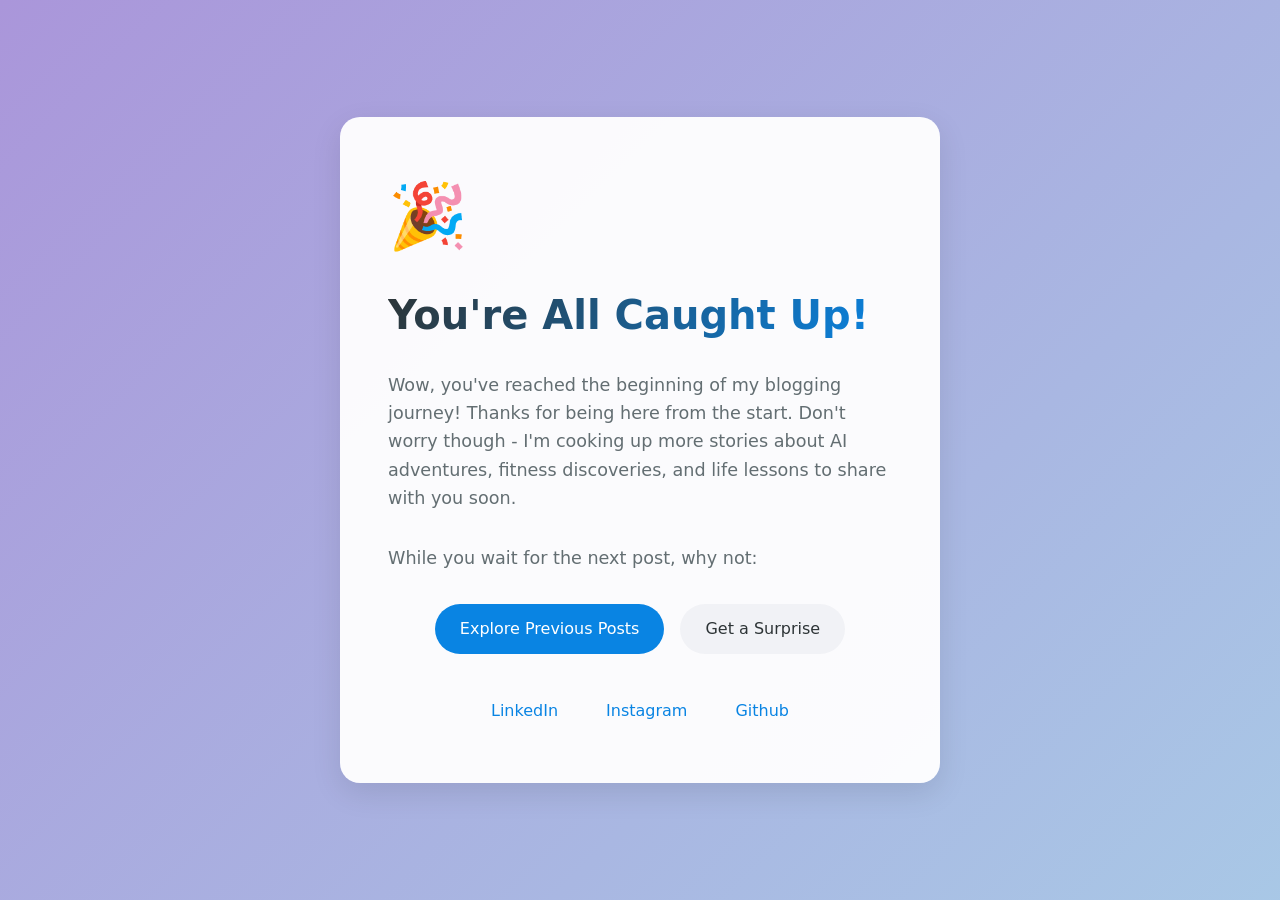
<file: blog_all_caught_up.html>
<!DOCTYPE html>
<html lang="en">
<head>
  <meta charset="UTF-8">
  <meta name="viewport" content="width=device-width, initial-scale=1.0">
  <title>You're All Caught Up! | Sivanesan</title>
  <style>
    :root {
      --primary-color: #2d3436;
      --accent-color: #0984e3;
      --text-color: #2d3436;
      --hover-color: #74b9ff;
    }
    
    * {
      margin: 0;
      padding: 0;
      box-sizing: border-box;
    }
    
    body {
      font-family: 'Segoe UI', system-ui, sans-serif;
      line-height: 1.6;
      color: var(--text-color);
      margin: 0 auto;
      padding: 20px;
      min-height: 100vh;
      display: flex;
      flex-direction: column;
      align-items: center;
      justify-content: center;
      background: linear-gradient(-45deg, #f5f7fa, #c3cfe2, #a8d8ea, #aa96da);
      background-size: 400% 400%;
      animation: gradientBG 15s ease infinite;
      overflow-x: hidden;
    }

    @keyframes gradientBG {
      0% { background-position: 0% 50% }
      50% { background-position: 100% 50% }
      100% { background-position: 0% 50% }
    }

    .container {
      background: rgba(255, 255, 255, 0.95);
      padding: 3rem;
      border-radius: 20px;
      box-shadow: 0 10px 30px rgba(0,0,0,0.1);
      max-width: 600px;
      transform-style: preserve-3d;
      perspective: 1000px;
      animation: containerEntry 1s ease-out;
    }

    @keyframes containerEntry {
      0% {
        opacity: 0;
        transform: translateY(50px) rotateX(-10deg);
      }
      100% {
        opacity: 1;
        transform: translateY(0) rotateX(0);
      }
    }

    .celebration {
      font-size: 4rem;
      margin-bottom: 1rem;
      display: inline-block;
      animation: celebrate 3s infinite;
      transform-origin: center;
    }

    @keyframes celebrate {
      0%, 100% { transform: scale(1) rotate(0deg); }
      25% { transform: scale(1.2) rotate(10deg); }
      50% { transform: scale(1) rotate(0deg); }
      75% { transform: scale(1.2) rotate(-10deg); }
    }

    h1 {
      color: var(--primary-color);
      margin-bottom: 1.5rem;
      font-size: 2.5rem;
      background: linear-gradient(120deg, #2d3436, #0984e3);
      -webkit-background-clip: text;
      -webkit-text-fill-color: transparent;
      animation: titleWave 1s ease-out;
    }

    @keyframes titleWave {
      0% { transform: translateY(-50px); opacity: 0; }
      100% { transform: translateY(0); opacity: 1; }
    }

    p {
      color: #636e72;
      margin-bottom: 2rem;
      font-size: 1.1rem;
      animation: fadeIn 1s ease-out;
    }

    @keyframes fadeIn {
      from { opacity: 0; transform: translateY(20px); }
      to { opacity: 1; transform: translateY(0); }
    }

    .action-buttons {
      display: flex;
      gap: 1rem;
      justify-content: center;
      flex-wrap: wrap;
      animation: buttonsPop 1s ease-out;
    }

    @keyframes buttonsPop {
      0% { transform: scale(0.8); opacity: 0; }
      50% { transform: scale(1.1); }
      100% { transform: scale(1); opacity: 1; }
    }

    .button {
      padding: 12px 25px;
      border-radius: 25px;
      text-decoration: none;
      transition: all 0.4s cubic-bezier(0.175, 0.885, 0.32, 1.275);
      font-weight: 500;
      position: relative;
      overflow: hidden;
    }

    .button::after {
      content: '';
      position: absolute;
      top: 50%;
      left: 50%;
      width: 0;
      height: 0;
      background: rgba(255, 255, 255, 0.2);
      border-radius: 50%;
      transform: translate(-50%, -50%);
      transition: width 0.6s, height 0.6s;
    }

    .button:hover::after {
      width: 200px;
      height: 200px;
    }

    .primary {
      background: var(--accent-color);
      color: white;
    }

    .secondary {
      background: #f1f2f6;
      color: var(--text-color);
    }

    .button:hover {
      transform: translateY(-3px) scale(1.05);
      box-shadow: 0 10px 20px rgba(0,0,0,0.15);
    }

    .social-links {
      margin-top: 2rem;
      display: flex;
      gap: 1.5rem;
      justify-content: center;
      animation: socialBounce 1s ease-out;
    }

    @keyframes socialBounce {
      0% { transform: translateY(50px); opacity: 0; }
      50% { transform: translateY(-10px); }
      100% { transform: translateY(0); opacity: 1; }
    }

    .social-links a {
      color: var(--accent-color);
      text-decoration: none;
      padding: 12px;
      border-radius: 50%;
      transition: all 0.4s cubic-bezier(0.175, 0.885, 0.32, 1.275);
      position: relative;
    }

    .social-links a::before {
      content: '';
      position: absolute;
      top: 0;
      left: 0;
      right: 0;
      bottom: 0;
      border-radius: 50%;
      border: 2px solid var(--accent-color);
      transition: all 0.4s ease;
      opacity: 0;
      transform: scale(1.2);
    }

    .social-links a:hover::before {
      opacity: 1;
      transform: scale(1);
    }

    .social-links a:hover {
      transform: translateY(-5px) scale(1.1);
      background: var(--accent-color);
      color: white;
    }

    /* Custom Popup Styles */
    .popup-overlay {
      position: fixed;
      top: 0;
      left: 0;
      right: 0;
      bottom: 0;
      background: rgba(0, 0, 0, 0.8);
      display: none;
      justify-content: center;
      align-items: center;
      z-index: 1000;
      backdrop-filter: blur(5px);
    }

    .popup-content {
      background: white;
      padding: 2rem;
      border-radius: 20px;
      max-width: 500px;
      width: 90%;
      position: relative;
      transform: scale(0.7);
      opacity: 0;
      transition: all 0.4s cubic-bezier(0.175, 0.885, 0.32, 1.275);
    }

    .popup-overlay.active {
      display: flex;
    }

    .popup-overlay.active .popup-content {
      transform: scale(1);
      opacity: 1;
    }

    .popup-close {
      position: absolute;
      top: 15px;
      right: 15px;
      background: none;
      border: none;
      font-size: 1.5rem;
      cursor: pointer;
      color: var(--text-color);
      transition: all 0.3s ease;
    }

    .popup-close:hover {
      transform: rotate(90deg);
      color: var(--accent-color);
    }

    .fact-text {
      font-size: 1.2rem;
      margin: 1rem 0;
      color: var(--text-color);
    }
  </style>
</head>
<body>
  <div class="container">
    <div class="celebration">🎉</div>
    <h1>You're All Caught Up!</h1>
    <p>Wow, you've reached the beginning of my blogging journey! Thanks for being here from the start. Don't worry though - I'm cooking up more stories about AI adventures, fitness discoveries, and life lessons to share with you soon.</p>
    <p>While you wait for the next post, why not:</p>
    
    <div class="action-buttons">
      <a href="bloghome.html" class="button primary">Explore Previous Posts</a>
      <a href="#" class="button secondary" id="surprise-button">Get a Surprise</a>
    </div>

    <div class="social-links">
      <a href="https://www.linkedin.com/in/p-ranjithkumar">LinkedIn</a>
      <a href="https://www.instagram.com/ranjithh_56">Instagram</a>
      <a href="https://github.com/P-RanjithKumar">Github</a>
    </div>
  </div>

  <!-- Custom Popup -->
  <div class="popup-overlay">
    <div class="popup-content">
      <button class="popup-close">×</button>
      <div class="fact-text"></div>
    </div>
  </div>

  <script>
    const funFacts = [
      // Technology & Computing
      "The first computer mouse was made of wood in the 1960s",
      "The first computer virus was called 'Creeper' in 1971",
      "The first text message ever sent said 'Merry Christmas' in 1992",
      "The original name for Firefox was Phoenix",
      "The first YouTube video was titled 'Me at the zoo'",
      "The QWERTY keyboard layout was designed to slow typists down",
      "The first domain name ever registered was Symbolics.com",
      "The first iPhone was revealed by Steve Jobs on January 9, 2007",
      "Nintendo was founded in 1889 as a playing card company",
      "The first webcam was created to monitor a coffee pot",

      // Science
      "Honey never spoils. Archaeologists found 3000-year-old honey still preserved",
      "A day on Venus is longer than its year",
      "Bananas are berries, but strawberries aren't",
      "20% of Earth's oxygen is produced by the Amazon rainforest",
      "A bee has five eyes",
      "Octopuses have three hearts",
      "A cloud can weigh more than a million pounds",
      "There are more possible chess games than atoms in the universe",
      "Sharks are older than trees",
      "Cows have best friends and get stressed when separated",

      // Human Body
      "Your heart can continue beating even if disconnected from your body",
      "The human brain can store about 2.5 petabytes of information",
      "You can't tickle yourself because your brain predicts your own touch",
      "Your fingernails grow faster on your dominant hand",
      "The human body contains enough carbon to make 900 pencils",
      "You blink about 20 times per minute",
      "Every human has a unique tongue print",
      "Your brain uses 20% of your body's total energy",
      "Humans are the only animals that blush",
      "The average person spends 6 months of their lifetime waiting for red lights",

      // History
      "Cleopatra lived closer in time to the moon landing than to the building of the pyramids",
      "The ancient Romans used urine as mouthwash",
      "Oxford University is older than the Aztec Empire",
      "High heels were originally created for men",
      "Coca-Cola was originally green",
      "Ancient Egyptians used cats to deliver mail",
      "The first oranges weren't orange",
      "Humans used forks for eating only after the 16th century",
      "The Great Wall of China is not visible from space",
      "Vikings never actually wore horned helmets",

      // Space
      "There are more stars in the universe than grains of sand on Earth",
      "One day on Mars is 24 hours and 37 minutes",
      "The footprints on the Moon will last for 100 million years",
      "The Sun produces enough energy in one hour to meet Earth's power needs for a year",
      "It rains diamonds on Jupiter and Saturn",
      "Space smells like seared steak",
      "The largest known star could fit 1,300 of our suns inside it",
      "There's a planet made of diamonds twice the size of Earth",
      "The light hitting Earth right now is 30,000 years old",
      "The Moon has moonquakes",

      // Animals
      "Sloths can hold their breath for up to 40 minutes underwater",
      "Hummingbirds are the only birds that can fly backwards",
      "Goats have rectangular pupils",
      "Penguins have knees",
      "A snail can sleep for three years at a time",
      "Hippo milk is pink",
      "Butterflies taste with their feet",
      "Dogs' noses are as unique as human fingerprints",
      "Cats can't taste sweetness",
      "Elephants are the only mammals that can't jump",

      // Random Fun
      "A jiffy is an actual unit of time: 1/100th of a second",
      "The average person walks the equivalent of three times around the world in a lifetime",
      "You can't hum while holding your nose closed",
      "The inventor of the Frisbee was turned into a Frisbee after death",
      "A single strand of spaghetti is called a spaghetto",
      "The shortest war in history lasted 38 minutes",
      "The word 'nerd' was first coined by Dr. Seuss",
      "The first alarm clock could only ring at 4 AM",
      "Japan has more than 50 flavors of Kit Kats",
      "The longest word without a vowel is 'rhythm'",

      // Modern World
      "More people have access to mobile phones than toilets",
      "The average person spends 5 years of their life on social media",
      "A single Google search requires enough energy to light a 60W bulb for 17 seconds",
      "The first person to appear on Google Images was Jennifer Lopez",
      "Email is older than the World Wide Web",
      "The most commonly used password is still '123456'",
      "There are more Lego people than real people on Earth",
      "The average person spends 6 months of their life waiting for traffic lights",
      "The world's first tweet was 'just setting up my twttr'",
      "Wikipedia's first edit was 'Hello, World!'",

      // AI & Future
      "AI can now detect diseases better than some human doctors",
      "The term 'robot' comes from the Czech word 'robota' meaning forced labor",
      "More than 90% of the world's data was created in the last few years",
      "The first AI to pass the Turing test did so by pretending to be a 13-year-old boy",
      "Quantum computers can potentially process more data than there are atoms in the universe",
      "The human brain processes images 60,000 times faster than text",
      "AI can now write poetry and compose music",
      "The first chatbot ELIZA was created in 1966",
      "Machine learning algorithms can predict earthquakes",
      "Neural networks are partly inspired by how human brains work"
    ];

    const surpriseButton = document.getElementById('surprise-button');
    const popup = document.querySelector('.popup-overlay');
    const closeButton = document.querySelector('.popup-close');
    const factText = document.querySelector('.fact-text');

    function showPopup() {
      const randomFact = funFacts[Math.floor(Math.random() * funFacts.length)];
      factText.textContent = randomFact;
      popup.classList.add('active');
    }

    function closePopup() {
      popup.classList.remove('active');
    }

    surpriseButton.addEventListener('click', showPopup);
    closeButton.addEventListener('click', closePopup);
    popup.addEventListener('click', (e) => {
      if (e.target === popup) {
        closePopup();
      }
    });

    // Add some particle effects for extra flair
    document.addEventListener('DOMContentLoaded', () => {
      const container = document.querySelector('.container');
      
      container.addEventListener('mousemove', (e) => {
        const x = e.clientX;
        const y = e.clientY;
        const rect = container.getBoundingClientRect();
        const containerX = rect.left + rect.width / 2;
        const containerY = rect.top + rect.height / 2;
        
        const moveX = (x - containerX) / 50;
        const moveY = (y - containerY) / 50;
        
        container.style.transform = `perspective(1000px) rotateY(${moveX}deg) rotateX(${-moveY}deg)`;
      });
      
      container.addEventListener('mouseleave', () => {
        container.style.transform = 'perspective(1000px) rotateY(0) rotateX(0)';
      });
    });
  </script>
</body>
</html>
</file>
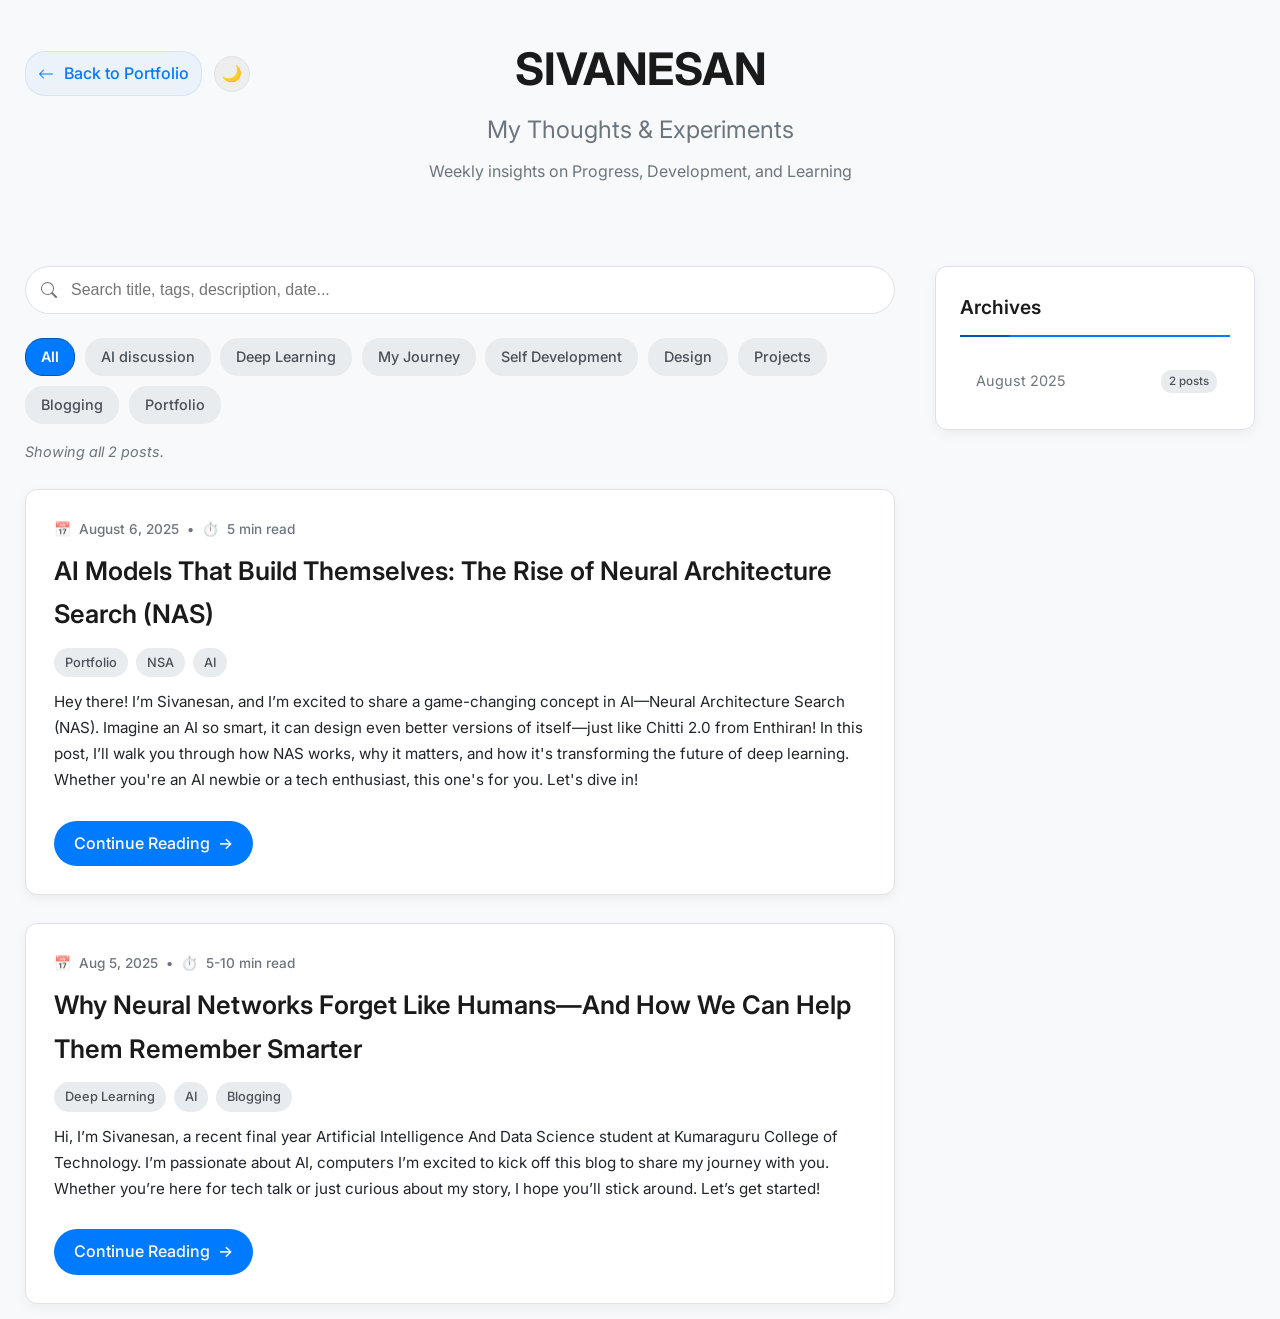
<file: bloghome.html>
<!DOCTYPE html>
<html lang="en">
 <head>
  <meta charset="utf-8">
  <meta content="width=device-width, initial-scale=1.0" name="viewport">
  <title>
   Blog | Sivanesan
  </title>
  <link href="https://fonts.googleapis.com" rel="preconnect">
  <link crossorigin href="https://fonts.gstatic.com" rel="preconnect">
  <link href="https://fonts.googleapis.com/css2?family=Inter:wght@300;400;500;600;700&display=swap" rel="stylesheet">
  <style>
   :root {
      /* Light Theme (Default) */
      --primary-color: #1a1a1a;
      --secondary-color: #f8f9fa; /* Off-white background */
      --accent-color: #007bff;
      --text-color: #212529; /* Slightly darker text for better contrast */
      --text-muted-color: #6c757d;
      --card-background: #ffffff; /* Pure white cards */
      --border-color: #dee2e6; /* Adjusted border */
      --hover-color: #0056b3;
      --tag-background: #e9ecef;
      --tag-text: #495057;
      --tag-active-background: var(--accent-color);
      --tag-active-text: #fff;
      --tag-highlight-background: #cfe2ff;
      --tag-highlight-text: #004085;
      --search-highlight-bg: #fff3cd;
      --search-highlight-text: #664d03;
      --shadow-color: rgba(0,0,0,0.05);
      --shadow-hover-color: rgba(0,0,0,0.08);
      --sidebar-border: 2px solid var(--accent-color);
      --sidebar-border-accent: var(--hover-color);
      --link-hover-bg: rgba(0, 123, 255, 0.05);
      --archive-count-bg: var(--tag-background);
      --archive-count-text: var(--tag-text);
      --archive-count-hover-bg: var(--accent-color);
      --archive-count-hover-text: #fff;
      --scrollbar-thumb: var(--border-color);
      --home-button-bg: rgba(0, 123, 255, 0.05);
      --home-button-border: rgba(0, 123, 255, 0.1);
      --home-button-hover-bg: rgba(0, 123, 255, 0.1);
      --theme-toggle-bg: #eee;
      --theme-toggle-hover-bg: #ddd;
      --search-icon-color: '%236c757d'; /* URL encoded #6c757d */
    }

    body.dark-mode {
      /* Dark Theme */
      --primary-color: #e9ecef; /* Light text on dark */
      --secondary-color: #121212; /* Very dark background */
      --accent-color: #3b82f6; /* Brighter blue for dark mode */
      --text-color: #ced4da; /* Lighter text */
      --text-muted-color: #adb5bd; /* Lighter muted text */
      --card-background: #1e1e1e; /* Dark card background */
      --border-color: #343a40; /* Darker border */
      --hover-color: #60a5fa; /* Lighter blue hover */
      --tag-background: #343a40; /* Dark tag bg */
      --tag-text: #ced4da; /* Light tag text */
      --tag-active-background: var(--accent-color);
      --tag-active-text: #fff;
      --tag-highlight-background: #032b5a; /* Dark highlight */
      --tag-highlight-text: #a6d1ff;
      --search-highlight-bg: #4d421f; /* Darker yellow */
      --search-highlight-text: #fff3cd;
      --shadow-color: rgba(255,255,255,0.03); /* Subtle light shadow on dark */
      --shadow-hover-color: rgba(255,255,255,0.05);
      --sidebar-border: 2px solid var(--accent-color);
      --sidebar-border-accent: var(--hover-color);
      --link-hover-bg: rgba(59, 130, 246, 0.1); /* Darker hover bg */
      --archive-count-bg: var(--tag-background);
      --archive-count-text: var(--tag-text);
      --archive-count-hover-bg: var(--accent-color);
      --archive-count-hover-text: #fff;
      --scrollbar-thumb: #495057; /* Darker scrollbar */
      --home-button-bg: rgba(59, 130, 246, 0.1);
      --home-button-border: rgba(59, 130, 246, 0.2);
      --home-button-hover-bg: rgba(59, 130, 246, 0.2);
      --theme-toggle-bg: #333;
      --theme-toggle-hover-bg: #444;
      --search-icon-color: '%23adb5bd'; /* URL encoded #adb5bd */
    }

    * {
      margin: 0;
      padding: 0;
      box-sizing: border-box;
    }
    html {
      scroll-behavior: smooth;
    }
    body {
      font-family: 'Inter', system-ui, -apple-system, BlinkMacSystemFont, "Segoe UI", Roboto, Oxygen, Ubuntu, Cantarell, "Open Sans", "Helvetica Neue", sans-serif;
      line-height: 1.7;
      color: var(--text-color);
      background-color: var(--secondary-color);
      margin: 0 auto;
      padding: 15px 25px; /* Reduced top/bottom padding */
      display: grid;
      grid-template-columns: 1fr minmax(280px, 320px);
      gap: 2.5rem;
      max-width: 1300px;
      transition: background-color 0.3s ease, color 0.3s ease; /* Theme transition */
    }
    .main-content {
       opacity: 1;
       transition: opacity 0.3s ease-in-out;
    }
    .blog-header {
      text-align: center;
      margin: 1rem 0 2.5rem; /* Reduced top/bottom margin */
      grid-column: 1 / -1;
      position: relative;
    }
    .header-controls {
      position: absolute;
      left: 0;
      top: 20px; /* Adjusted top position slightly */
      display: flex;
      align-items: center;
      gap: 0.8rem;
    }
    .blog-header h1 {
      font-size: 2.8rem;
      font-weight: 700;
      margin-bottom: 0.15rem; /* Reduced margin */
      color: var(--primary-color);
    }
    .blog-header h2 {
      font-size: 1.5rem;
      font-weight: 400;
      margin-bottom: 0.5rem; /* Reduced margin */
      color: var(--text-muted-color);
    }
    .blog-header p {
        font-size: 1rem;
        color: var(--text-muted-color);
        margin-top: 0.2rem; /* Added slight top margin */
    }
    .home-button {
      /* position: absolute; */ /* Positioned by parent .header-controls */
      /* left: 0; */
      /* top: 0; */
      text-decoration: none;
      color: var(--accent-color);
      display: inline-flex;
      align-items: center;
      gap: 0.6rem;
      font-weight: 500;
      transition: color 0.25s ease, transform 0.25s ease, background-color 0.25s ease;
      padding: 8px 12px;
      border-radius: 20px;
      background-color: var(--home-button-bg);
      border: 1px solid var(--home-button-border);
    }
    .home-button:hover {
      color: var(--hover-color);
      background-color: var(--home-button-hover-bg);
      transform: translateX(-3px);
    }

    #themeToggle {
        background: var(--theme-toggle-bg);
        border: 1px solid var(--border-color);
        color: var(--text-color);
        padding: 8px 10px;
        border-radius: 50%;
        cursor: pointer;
        font-size: 1rem; /* Adjust icon size */
        line-height: 1;
        transition: background-color 0.25s ease, border-color 0.25s ease, transform 0.1s ease;
        display: flex; /* Center icon */
        align-items: center;
        justify-content: center;
        width: 36px; /* Fixed size */
        height: 36px; /* Fixed size */
    }

    #themeToggle:hover {
        background: var(--theme-toggle-hover-bg);
        transform: scale(1.05);
    }

    .search-section {
      margin-bottom: 1.5rem; /* Reduced margin */
      position: relative;
    }
    #searchInput {
      width: 100%;
      padding: 14px 20px;
      padding-left: 45px;
      border: 1px solid var(--border-color);
      border-radius: 30px;
      font-size: 1rem;
      transition: border-color 0.25s ease, box-shadow 0.25s ease, background-color 0.3s ease, color 0.3s ease;
      background: url('data:image/svg+xml;utf8,<svg xmlns="http://www.w3.org/2000/svg" width="16" height="16" fill="{var(--search-icon-color)}" viewBox="0 0 16 16"><path d="M11.742 10.344a6.5 6.5 0 1 0-1.397 1.398h-.001c.03.04.062.078.098.115l3.85 3.85a1 1 0 0 0 1.415-1.414l-3.85-3.85a1.007 1.007 0 0 0-.115-.1zM12 6.5a5.5 5.5 0 1 1-11 0 5.5 5.5 0 0 1 11 0z"/></svg>') no-repeat 15px center;
      background-size: 16px 16px;
      background-color: var(--card-background);
      color: var(--text-color);
    }
     /* Dynamic Search Icon Color Update - Requires JS or more complex CSS */
    body.dark-mode #searchInput {
       background-image: url('data:image/svg+xml;utf8,<svg xmlns="http://www.w3.org/2000/svg" width="16" height="16" fill="%23adb5bd" viewBox="0 0 16 16"><path d="M11.742 10.344a6.5 6.5 0 1 0-1.397 1.398h-.001c.03.04.062.078.098.115l3.85 3.85a1 1 0 0 0 1.415-1.414l-3.85-3.85a1.007 1.007 0 0 0-.115-.1zM12 6.5a5.5 5.5 0 1 1-11 0 5.5 5.5 0 0 1 11 0z"/></svg>');
    }
    body:not(.dark-mode) #searchInput {
       background-image: url('data:image/svg+xml;utf8,<svg xmlns="http://www.w3.org/2000/svg" width="16" height="16" fill="%236c757d" viewBox="0 0 16 16"><path d="M11.742 10.344a6.5 6.5 0 1 0-1.397 1.398h-.001c.03.04.062.078.098.115l3.85 3.85a1 1 0 0 0 1.415-1.414l-3.85-3.85a1.007 1.007 0 0 0-.115-.1zM12 6.5a5.5 5.5 0 1 1-11 0 5.5 5.5 0 0 1 11 0z"/></svg>');
    }

    #searchInput:focus {
      outline: none;
      border-color: var(--accent-color);
      box-shadow: 0 0 0 3px color-mix(in srgb, var(--accent-color) 15%, transparent);
    }

    .filter-controls {
        display: flex;
        justify-content: space-between;
        align-items: flex-start; /* Changed from center */
        margin-bottom: 1.5rem;
        flex-wrap: wrap;
        gap: 1rem;
    }

    .filter-tags {
      display: flex;
      gap: 0.6rem;
      flex-wrap: wrap;
    }

    .filter-tags .tag {
      background: var(--tag-background);
      color: var(--tag-text);
      padding: 6px 15px;
      border-radius: 18px;
      font-size: 0.9em;
      font-weight: 500;
      cursor: pointer;
      transition: background-color 0.25s ease, color 0.25s ease, transform 0.1s ease-out, border-color 0.25s ease;
      border: 1px solid transparent;
    }
    .filter-tags .tag:hover {
      background-color: color-mix(in srgb, var(--tag-background) 80%, var(--text-color) 10%);
      transform: translateY(-2px);
    }
    .filter-tags .tag.active {
      background: var(--tag-active-background);
      color: var(--tag-active-text);
      border-color: var(--hover-color);
      font-weight: 600;
    }

    #filterStatus {
        font-size: 0.9em;
        color: var(--text-muted-color);
        font-style: italic;
        white-space: nowrap;
        /* margin-top: 0.5rem; */ /* Removed extra margin causing gap */
    }

    #blogPosts {
      display: grid;
      gap: 1.75rem; /* Slightly reduced gap */
    }

    .post-card {
      background: var(--card-background);
      margin-bottom: 0;
      padding: 1.75rem; /* Slightly reduced padding */
      border-radius: 12px;
      border: 1px solid var(--border-color);
      box-shadow: 0 4px 12px var(--shadow-color);
      transition: transform 0.3s cubic-bezier(0.25, 0.8, 0.25, 1), box-shadow 0.3s cubic-bezier(0.25, 0.8, 0.25, 1), background-color 0.3s ease, border-color 0.3s ease;
      opacity: 1;
      transform: translateY(0);
    }

    .post-card.hidden {
        opacity: 0;
        transform: scale(0.95);
        height: 0;
        padding-top: 0;
        padding-bottom: 0;
        margin-bottom: 0; /* Overrides grid gap technically */
        border: none;
        overflow: hidden;
        /* Ensure transition includes all properties changed */
        transition: opacity 0.3s ease-out, transform 0.3s ease-out, height 0.3s ease-out, padding 0.3s ease-out, margin 0.3s ease-out, border 0.3s ease-out;
    }


    .post-card:hover {
      transform: translateY(-5px);
      box-shadow: 0 8px 20px var(--shadow-hover-color);
    }
    .post-meta {
      display: flex;
      gap: 8px; /* Reduced gap */
      align-items: center;
      color: var(--text-muted-color);
      font-size: 0.85em;
      margin-bottom: 0.5rem; /* Reduced margin */
      font-weight: 500;
    }
    .post-meta span:first-child::before {
        content: '📅';
        margin-right: 4px; /* Reduced space */
        opacity: 0.7;
    }
     .post-meta span:last-child::before {
        content: '⏱️';
        margin-right: 4px; /* Reduced space */
        opacity: 0.7;
    }
    .post-card h2 {
        font-size: 1.6rem;
        font-weight: 600;
        margin-bottom: 0.4rem; /* Reduced margin */
        color: var(--primary-color);
    }
    .post-card h2 a {
        text-decoration: none;
        color: inherit;
        transition: color 0.2s ease;
    }
    .post-card h2 a:hover {
        color: var(--accent-color);
    }

    .post-tags { /* Tags within the post card */
      display: flex;
      gap: 8px;
      margin: 0.75rem 0; /* Reduced margin */
      flex-wrap: wrap;
    }
    .post-tags .tag {
      background: var(--tag-background);
      color: var(--tag-text);
      padding: 3px 10px;
      border-radius: 15px;
      font-size: 0.8em;
      font-weight: 500;
      transition: background-color 0.2s ease, color 0.2s ease;
      cursor: default;
      border: 1px solid transparent; /* Added for consistency */
    }
    .post-tags .tag.highlighted {
        background-color: var(--tag-highlight-background);
        color: var(--tag-highlight-text);
        font-weight: 600;
        border: 1px solid color-mix(in srgb, var(--tag-highlight-text) 30%, transparent);
    }

    .post-excerpt {
      margin: 0.75rem 0 1rem; /* Reduced margin */
      color: var(--text-color);
      line-height: 1.7; /* Slightly reduced */
      font-size: 0.95rem;
    }
    .read-more {
      display: inline-flex;
      align-items: center;
      gap: 0.5rem;
      padding: 9px 20px; /* Slightly reduced padding */
      background: var(--accent-color);
      color: #fff; /* Ensure contrast */
      text-decoration: none;
      border-radius: 25px;
      margin-top: 0.75rem; /* Reduced margin */
      font-weight: 500;
      transition: background-color 0.25s ease, transform 0.25s ease, box-shadow 0.25s ease;
    }
    .read-more .arrow {
        transition: transform 0.25s ease;
    }
    .read-more:hover {
      background: var(--hover-color);
      transform: translateY(-2px);
      box-shadow: 0 4px 10px color-mix(in srgb, var(--accent-color) 30%, transparent);
    }
    .read-more:hover .arrow {
       transform: translateX(4px);
    }

    /* Sidebar Styles */
    .sidebar {
      padding: 1.5rem;
      background: var(--card-background);
      border-radius: 12px;
      border: 1px solid var(--border-color);
      height: fit-content;
      position: sticky;
      top: 15px; /* Match body top padding */
      box-shadow: 0 4px 12px var(--shadow-color);
      transition: background-color 0.3s ease, border-color 0.3s ease;
    }
    .sidebar h3 {
      font-size: 1.2rem;
      font-weight: 600;
      margin-bottom: 1.5rem;
      padding-bottom: 0.75rem;
      border-bottom: var(--sidebar-border);
      color: var(--primary-color);
      position: relative;
    }
     .sidebar h3::after {
        content: '';
        position: absolute;
        left: 0;
        bottom: -2px;
        width: 50px;
        height: 2px;
        background-color: var(--sidebar-border-accent);
        transition: background-color 0.3s ease;
     }

    .archives-list {
      list-style: none;
      max-height: 400px;
      overflow-y: auto;
      scrollbar-width: thin;
      scrollbar-color: var(--scrollbar-thumb) transparent;
    }
    .archives-list::-webkit-scrollbar {
      width: 5px;
    }
    .archives-list::-webkit-scrollbar-track {
      background: transparent;
    }
    .archives-list::-webkit-scrollbar-thumb {
      background-color: var(--scrollbar-thumb);
      border-radius: 10px;
    }

    .archives-list li {
      margin-bottom: 0.2rem; /* Reduced margin */
    }
    .archives-list a {
      color: var(--text-muted-color);
      text-decoration: none;
      transition: color 0.25s ease, background-color 0.25s ease, padding-left 0.25s ease, border-color 0.25s ease;
      display: flex;
      justify-content: space-between;
      align-items: center;
      padding: 0.5rem 0.8rem; /* Reduced padding */
      border-radius: 6px;
      font-size: 0.9rem;
      border-left: 3px solid transparent;
    }
    .archives-list a:hover {
      color: var(--accent-color);
      background-color: var(--link-hover-bg);
      padding-left: 1.2rem;
      border-left-color: var(--accent-color);
    }
    .archives-list a .post-count {
        font-size: 0.8em;
        background-color: var(--archive-count-bg);
        color: var(--archive-count-text);
        padding: 2px 8px;
        border-radius: 10px;
        font-weight: 500;
        transition: background-color 0.2s ease, color 0.2s ease;
    }
     .archives-list a:hover .post-count {
        background-color: var(--archive-count-hover-bg);
        color: var(--archive-count-hover-text);
     }

    /* Search highlighting */
    .search-highlight {
        background-color: var(--search-highlight-bg);
        color: var(--search-highlight-text);
        padding: 0.1em;
        border-radius: 3px;
        font-weight: 600;
    }


    @media (max-width: 992px) {
      body {
        grid-template-columns: 1fr;
        padding: 15px;
        gap: 2rem;
      }
      .sidebar {
        position: static;
        margin-top: 2rem;
      }
       .header-controls {
         position: static; /* Reset positioning */
         justify-content: center; /* Center controls on mobile */
         margin-bottom: 1rem; /* Add space below */
       }
       .blog-header {
        margin: 0 0 1.5rem; /* Remove top margin, reduce bottom */
        padding-top: 1rem; /* Add padding if header-controls are static */
       }
       .blog-header h1 { font-size: 2.2rem; }
       .blog-header h2 { font-size: 1.3rem; }
    }
     @media (max-width: 576px) {
        body {
           padding: 10px;
        }
        .blog-header h1 { font-size: 1.8rem; }
        .blog-header h2 { font-size: 1.1rem; }
        .post-card { padding: 1.25rem; }
        .post-card h2 { font-size: 1.4rem; }
        .filter-controls {
            flex-direction: column;
            align-items: flex-start;
            gap: 0.8rem; /* Reduced gap */
        }
        #filterStatus {
            align-self: flex-start;
            /* margin-top: 0.5rem; */ /* Removed */
            white-space: normal; /* Allow wrapping */
        }
        .header-controls {
            gap: 0.5rem; /* Reduce gap */
        }
     }
  </style>
 </head>
 <body>
  <header class="blog-header">
   <div class="header-controls">
    <a class="home-button" href="index.html">
     <svg fill="currentColor" height="16" viewbox="0 0 16 16" width="16" xmlns="http://www.w3.org/2000/svg">
      <path d="M15 8a.5.5 0 0 0-.5-.5H2.707l3.147-3.146a.5.5 0 1 0-.708-.708l-4 4a.5.5 0 0 0 0 .708l4 4a.5.5 0 0 0 .708-.708L2.707 8.5H14.5A.5.5 0 0 0 15 8z" fill-rule="evenodd">
      </path>
     </svg>
     Back to Portfolio
    </a>
    <button aria-label="Toggle theme" id="themeToggle">
     🌙
    </button>
   </div>
   <h1>
    SIVANESAN
   </h1>
   <h2>
    My Thoughts & Experiments
   </h2>
   <p>
    Weekly insights on Progress, Development, and Learning
   </p>
  </header>
  <div class="main-content">
   <!-- Search Section -->
   <section class="search-section">
    <input id="searchInput" placeholder="Search title, tags, description, date..." type="text">
   </section>
   <!-- Filter Controls -->
   <div class="filter-controls">
    <div class="filter-tags">
     <span class="tag active" data-filter="all">
      All
     </span>
     <span class="tag" data-filter="ai discussion">
      AI discussion
     </span>
     <span class="tag" data-filter="deep learning">
      Deep Learning
     </span>
     <span class="tag" data-filter="my journey">
      My Journey
     </span>
     <span class="tag" data-filter="self development">
      Self Development
     </span>
     <span class="tag" data-filter="design">
      Design
     </span>
     <span class="tag" data-filter="projects">
      Projects
     </span>
     <span class="tag" data-filter="blogging">
      Blogging
     </span>
     <span class="tag" data-filter="portfolio">
      Portfolio
     </span>
     
    </div>
    <div id="filterStatus">
    </div>
   </div>
   <main id="blogPosts">


    <!-- #################### Post 2 #################### -->
    <article class="post-card" data-date="Aug 6, 2025" data-tags="AI, Blogging, Portfolio" id="post2">
     <div class="post-meta">
      <span>
       August 6, 2025
      </span>
      <span>
       &bull;
      </span>
      <span>
       5 min read
      </span>
     </div>
     <h2>
      <a href="blog2.html">
       AI Models That Build Themselves: The Rise of Neural Architecture Search (NAS)
      </a>
     </h2>
     <div class="post-tags">
      <span class="tag" data-tag="portfolio">
       Portfolio
      </span>
      <span class="tag" data-tag="design">
       NSA
      </span>
      <span class="tag" data-tag="blogging">
       AI
      </span>
     </div>
     <p class="post-excerpt">
      Hey there! I’m Sivanesan, and I’m excited to share a game-changing concept in AI—Neural Architecture Search (NAS). Imagine an AI so smart, it can design even better versions of itself—just like Chitti 2.0 from Enthiran! In this post, I’ll walk you through how NAS works, why it matters, and how it's transforming the future of deep learning. Whether you're an AI newbie or a tech enthusiast, this one's for you. Let's dive in!</p>

     <a class="read-more" href="blog2.html">
      Continue Reading
      <span class="arrow">
       &rarr;
      </span>
     </a>
    </article>
    <!-- #################### Post 1 ##################### -->
    <article class="post-card" data-date="Aug 5, 2025" data-tags="Self development, Blogging, My Journey" id="post1">
     <div class="post-meta">
      <span>
       Aug 5, 2025
      </span>
      <span>
       &bull;
      </span>
      <span>
       5-10 min read
      </span>
     </div>
     <h2>
      <a href="blog1.html">
       Why Neural Networks Forget Like Humans—And How We Can Help Them Remember Smarter
      </a>
     </h2>
     <div class="post-tags">
      <span class="tag" data-tag="Deep Learning">
       Deep Learning
      </span>
      <span class="tag" data-tag="AI">
       AI
      </span>
      <span class="tag" data-tag="blogging">
       Blogging
      </span>
     </div>
     <p class="post-excerpt">
      Hi, I&rsquo;m Sivanesan, a recent final year Artificial Intelligence And Data Science student at Kumaraguru College of Technology. I&rsquo;m passionate about AI, computers I&rsquo;m excited to kick off this blog to share my journey with you. Whether you&rsquo;re here for tech talk or just curious about my story, I hope you&rsquo;ll stick around. Let&rsquo;s get started!
     </p>
     <a class="read-more" href="blog1.html">
      Continue Reading
      <span class="arrow">
       &rarr;
      </span>
     </a>
    </article>
   </main>
  </div>
  <!-- Sidebar with Modern Archives -->
  <aside class="sidebar">
   <h3>
    Archives
   </h3>
   <ul class="archives-list">
    <!-- Populated by JavaScript -->
   </ul>
  </aside>
  <script>
   document.addEventListener('DOMContentLoaded', function() {
      const searchInput = document.getElementById('searchInput');
      const blogPostsContainer = document.getElementById('blogPosts');
      const allPosts = Array.from(blogPostsContainer.querySelectorAll('.post-card'));
      const filterTags = document.querySelectorAll('.filter-tags .tag');
      const filterStatus = document.getElementById('filterStatus');
      const archivesList = document.querySelector('.archives-list');
      const themeToggle = document.getElementById('themeToggle');

      let currentFilter = 'all';
      let currentSearchTerm = '';
      let originalPostHTML = new Map(); // Store original HTML for highlighting reset

      // --- Store original HTML for search highlight reset ---
      allPosts.forEach(post => {
          originalPostHTML.set(post, {
              title: post.querySelector('h2 a').innerHTML,
              excerpt: post.querySelector('.post-excerpt').innerHTML
          });
      });

      // --- Theme Toggle Logic ---
      const prefersDarkScheme = window.matchMedia('(prefers-color-scheme: dark)');
      const currentTheme = localStorage.getItem('theme');

      function setTheme(theme) {
          if (theme === 'dark') {
              document.body.classList.add('dark-mode');
              themeToggle.textContent = '☀️'; // Sun icon
              themeToggle.setAttribute('aria-label', 'Switch to light theme');
              localStorage.setItem('theme', 'dark');
          } else {
              document.body.classList.remove('dark-mode');
              themeToggle.textContent = '🌙'; // Moon icon
              themeToggle.setAttribute('aria-label', 'Switch to dark theme');
              localStorage.setItem('theme', 'light');
          }
      }

      // Initial Theme Setting
      if (currentTheme) {
          setTheme(currentTheme);
      } else if (prefersDarkScheme.matches) {
          setTheme('dark'); // Set based on OS preference if no explicit choice saved
      } else {
          setTheme('light'); // Default to light
      }

      themeToggle.addEventListener('click', () => {
          const isDarkMode = document.body.classList.contains('dark-mode');
          setTheme(isDarkMode ? 'light' : 'dark');
      });

      // Listen for OS theme changes (optional but good practice)
      prefersDarkScheme.addEventListener('change', (e) => {
          // Only change if no theme is explicitly saved in localStorage
          if (!localStorage.getItem('theme')) {
              setTheme(e.matches ? 'dark' : 'light');
          }
      });


      // --- Helper Functions ---
      function normalizeText(text) {
          return text.toLowerCase().trim();
      }

      function highlightText(element, term) {
          if (!term || !element) return;
          const postCard = element.closest('.post-card');
          if (!postCard) return; // Ensure element is within a post card

          const originalContent = originalPostHTML.get(postCard);
          const contentKey = element.matches('h2 a') ? 'title' : 'excerpt'; // Determine which original content to use

          let innerHTML = originalContent ? originalContent[contentKey] : element.innerHTML; // Use stored original

          // Remove previous highlights to prevent nesting issues and use original HTML
          innerHTML = innerHTML.replace(/<mark class="search-highlight">([\s\S]*?)<\/mark>/gi, '$1');


          if (term) {
                try {
                  // Escape special regex characters in the search term
                  const escapedTerm = term.replace(/[-\/\\^$*+?.()|[\]{}]/g, '\\$&');
                  // Case-insensitive replacement using RegExp
                  const regex = new RegExp(`(${escapedTerm})`, 'gi');
                   // Only replace if the term is found to avoid unnecessary changes
                  if (innerHTML.match(regex)) {
                     innerHTML = innerHTML.replace(regex, '<mark class="search-highlight">$1</mark>');
                  }
                } catch (e) {
                    console.error("Regex error during highlight:", e);
                    // Fallback or do nothing if regex fails
                }
          }
          element.innerHTML = innerHTML;
      }

      function clearHighlights(postCard) {
          const originalContent = originalPostHTML.get(postCard);
          if (originalContent) {
              const titleElement = postCard.querySelector('h2 a');
              const excerptElement = postCard.querySelector('.post-excerpt');
              if (titleElement) titleElement.innerHTML = originalContent.title;
              if (excerptElement) excerptElement.innerHTML = originalContent.excerpt;
          } else {
              // Fallback if original HTML wasn't stored correctly
              postCard.querySelectorAll('.search-highlight').forEach(mark => {
                   if (mark.parentNode) { // Check if mark has a parent before trying to replace
                       mark.outerHTML = mark.innerHTML; // Replace mark with its content
                   }
              });
          }
      }

      // --- Filtering and Searching Logic ---
      function filterAndSearchPosts() {
        const searchTerm = normalizeText(currentSearchTerm);
        let visiblePostCount = 0;

        // Use requestAnimationFrame for smoother visual updates during filtering/searching
        requestAnimationFrame(() => {
            allPosts.forEach(post => {
                // 1. Reset highlights and visibility
                clearHighlights(post); // Clear search highlights first
                post.querySelectorAll('.post-tags .tag.highlighted').forEach(t => t.classList.remove('highlighted'));
                post.classList.add('hidden'); // Use class for smooth transition

                // 2. Check Filter
                const postTags = normalizeText(post.dataset.tags || '');
                const filterMatch = currentFilter === 'all' || postTags.split(', ').includes(currentFilter);

                if (!filterMatch) {
                    return; // Skip to next post if filter doesn't match
                }

                // 3. Check Search Term (if any)
                let searchMatch = !searchTerm; // If no search term, it's a match
                let matchedInTitle = false;
                let matchedInExcerpt = false;
                let matchedInTags = false;
                let matchedInDate = false;

                if (searchTerm) {
                    const titleText = normalizeText(post.querySelector('h2 a')?.textContent || '');
                    const excerptText = normalizeText(post.querySelector('.post-excerpt')?.textContent || '');
                    const dateText = normalizeText(post.dataset.date || '');

                    matchedInTitle = titleText.includes(searchTerm);
                    matchedInExcerpt = excerptText.includes(searchTerm);
                    matchedInTags = postTags.includes(searchTerm);
                    matchedInDate = dateText.includes(searchTerm);

                    searchMatch = matchedInTitle || matchedInExcerpt || matchedInTags || matchedInDate;
                }

                // 4. Show post if both filter and search match
                if (filterMatch && searchMatch) {
                    post.classList.remove('hidden');
                    visiblePostCount++;

                    // 5. Highlight active filter tag within the post card
                    if (currentFilter !== 'all') {
                        post.querySelector(`.post-tags .tag[data-tag="${currentFilter}"]`)?.classList.add('highlighted');
                    }

                    // 6. Highlight search term within the post card (if searching)
                    if (searchTerm) {
                       highlightText(post.querySelector('h2 a'), searchTerm);
                       highlightText(post.querySelector('.post-excerpt'), searchTerm);
                       // We don't highlight tags/date with <mark> currently, but search considers them
                    }
                }
            });

            // 7. Update status message after processing all posts
            let statusText = '';
            if (searchTerm) {
              statusText = `${visiblePostCount} post${visiblePostCount !== 1 ? 's' : ''} found`;
              if (currentFilter !== 'all') {
                statusText += ` matching "${currentFilter}" & "${searchTerm}".`;
              } else {
                 statusText += ` matching "${searchTerm}".`;
              }
            } else {
              if (currentFilter === 'all') {
                statusText = `Showing all ${allPosts.length} posts.`;
              } else {
                statusText = `Showing ${visiblePostCount} post${visiblePostCount !== 1 ? 's' : ''} tagged with "${currentFilter}".`;
              }
            }
            filterStatus.textContent = statusText;
        }); // End requestAnimationFrame
      }

      // Debounce search input for performance
       let searchTimeout;
       searchInput.addEventListener('input', function(e) {
            clearTimeout(searchTimeout);
            currentSearchTerm = e.target.value;
            searchTimeout = setTimeout(() => {
                 filterAndSearchPosts();
            }, 250); // Wait 250ms after user stops typing
       });


      filterTags.forEach(tag => {
        tag.addEventListener('click', function() {
          filterTags.forEach(t => t.classList.remove('active'));
          this.classList.add('active');
          currentFilter = this.dataset.filter;
          filterAndSearchPosts(); // Filter immediately on tag click
        });
      });

      // --- Archives Generation ---
      function populateArchives() {
        const archives = {}; // { "Month Year": { count: N, firstPostId: '...' } }

        allPosts.forEach(post => {
          const dateStr = post.dataset.date;
          if (dateStr) {
            try {
              const date = new Date(dateStr);
              const monthYear = date.toLocaleString('default', { month: 'long', year: 'numeric' });
              if (monthYear && monthYear !== 'Invalid Date') {
                 const monthYearId = monthYear.replace(/[^a-zA-Z0-9]/g, ''); // Simple ID generation
                 if (!archives[monthYear]) {
                    archives[monthYear] = { count: 0, firstPostId: post.id || monthYearId };
                    // Ensure post has an ID for linking
                    if (!post.id) {
                        post.id = monthYearId;
                    }
                 }
                 archives[monthYear].count++;
                 post.dataset.archiveId = monthYearId; // Store for potential future use
              }
            } catch (e) {
                console.warn(`Could not parse date: ${dateStr}`);
            }
          }
        });

        const sortedMonths = Object.keys(archives).sort((a, b) => new Date(b) - new Date(a));

        archivesList.innerHTML = ''; // Clear existing list
        sortedMonths.forEach(monthYear => {
          const data = archives[monthYear];
          const count = data.count;
          const listItem = document.createElement('li');
          const link = document.createElement('a');

          link.href = `#${data.firstPostId}`; // Link to first post ID of that month
          link.innerHTML = `
            <span>${monthYear}</span>
            <span class="post-count">${count} post${count !== 1 ? 's' : ''}</span>
          `;
          listItem.appendChild(link);
          archivesList.appendChild(listItem);
        });
      }

      // --- Initial Setup ---
      populateArchives();
      filterAndSearchPosts(); // Initial display and count
    });
  </script>
 </body>
</html>
</file>
